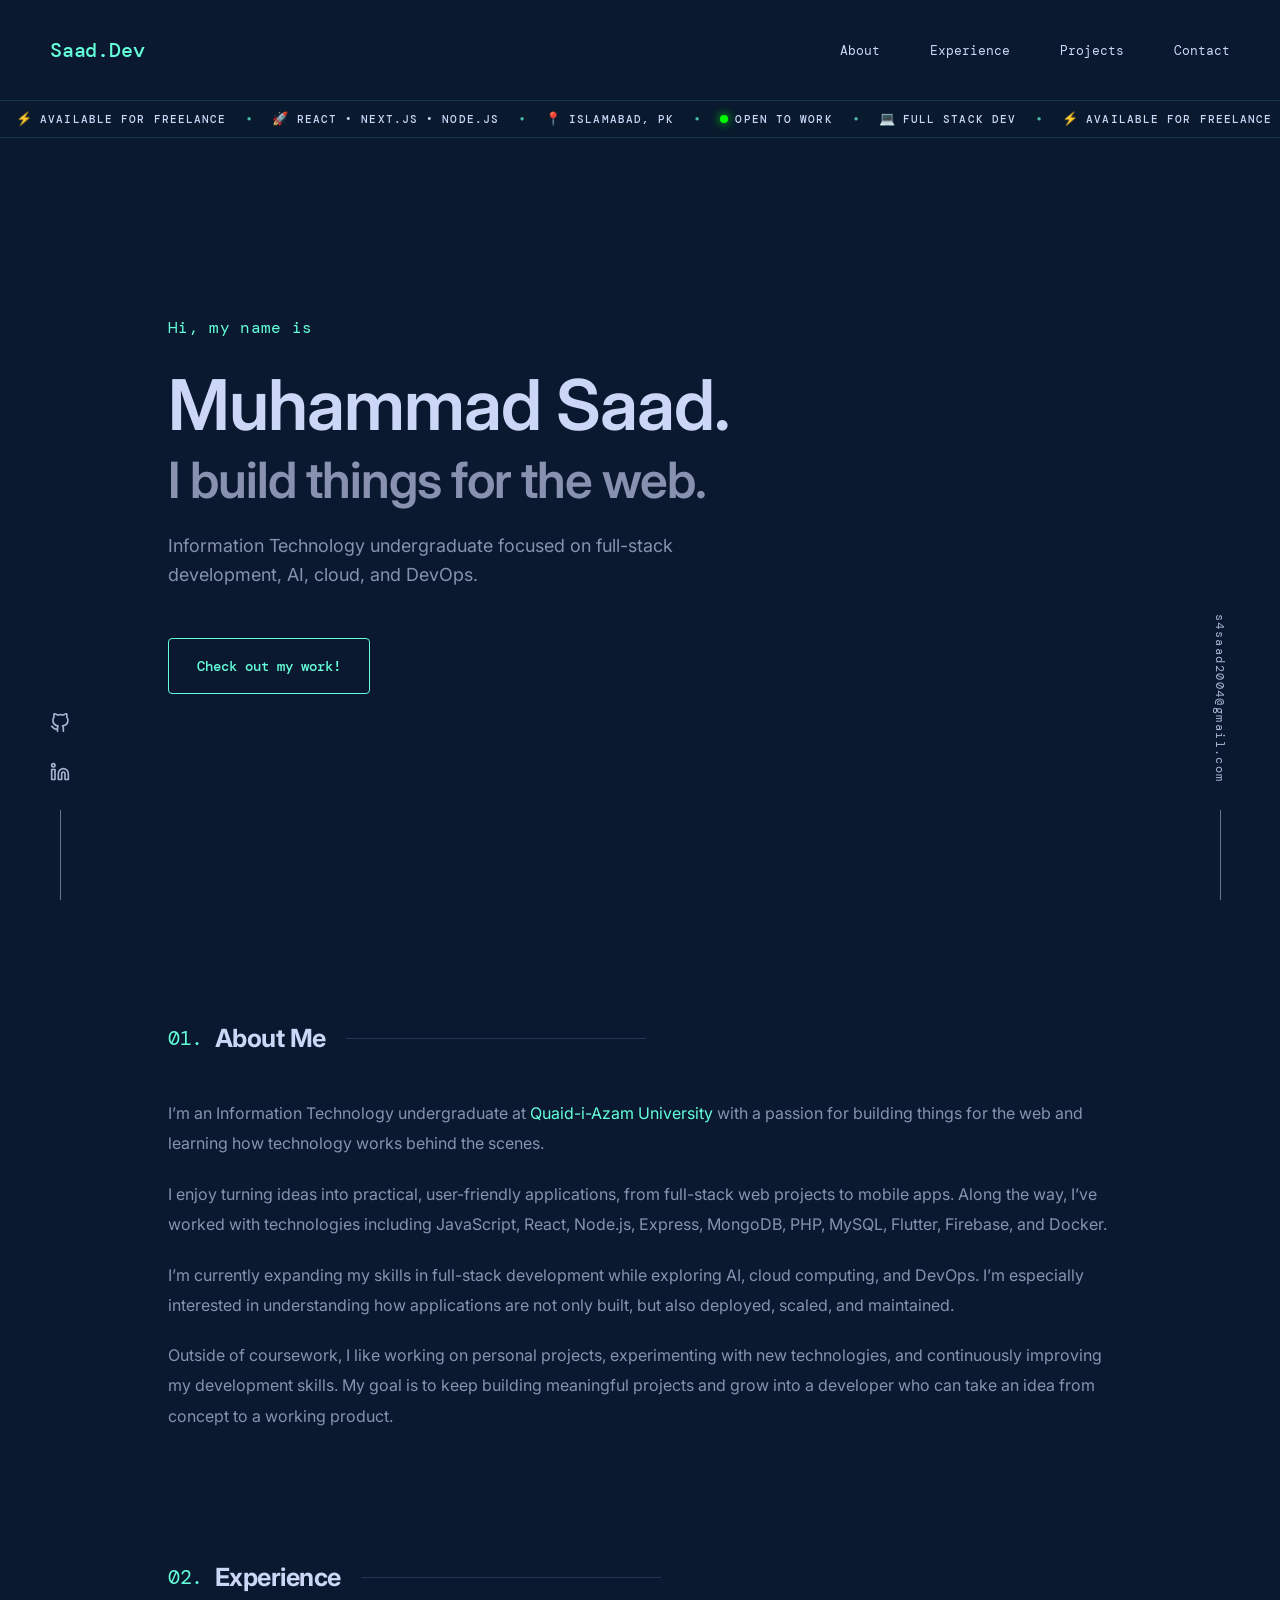
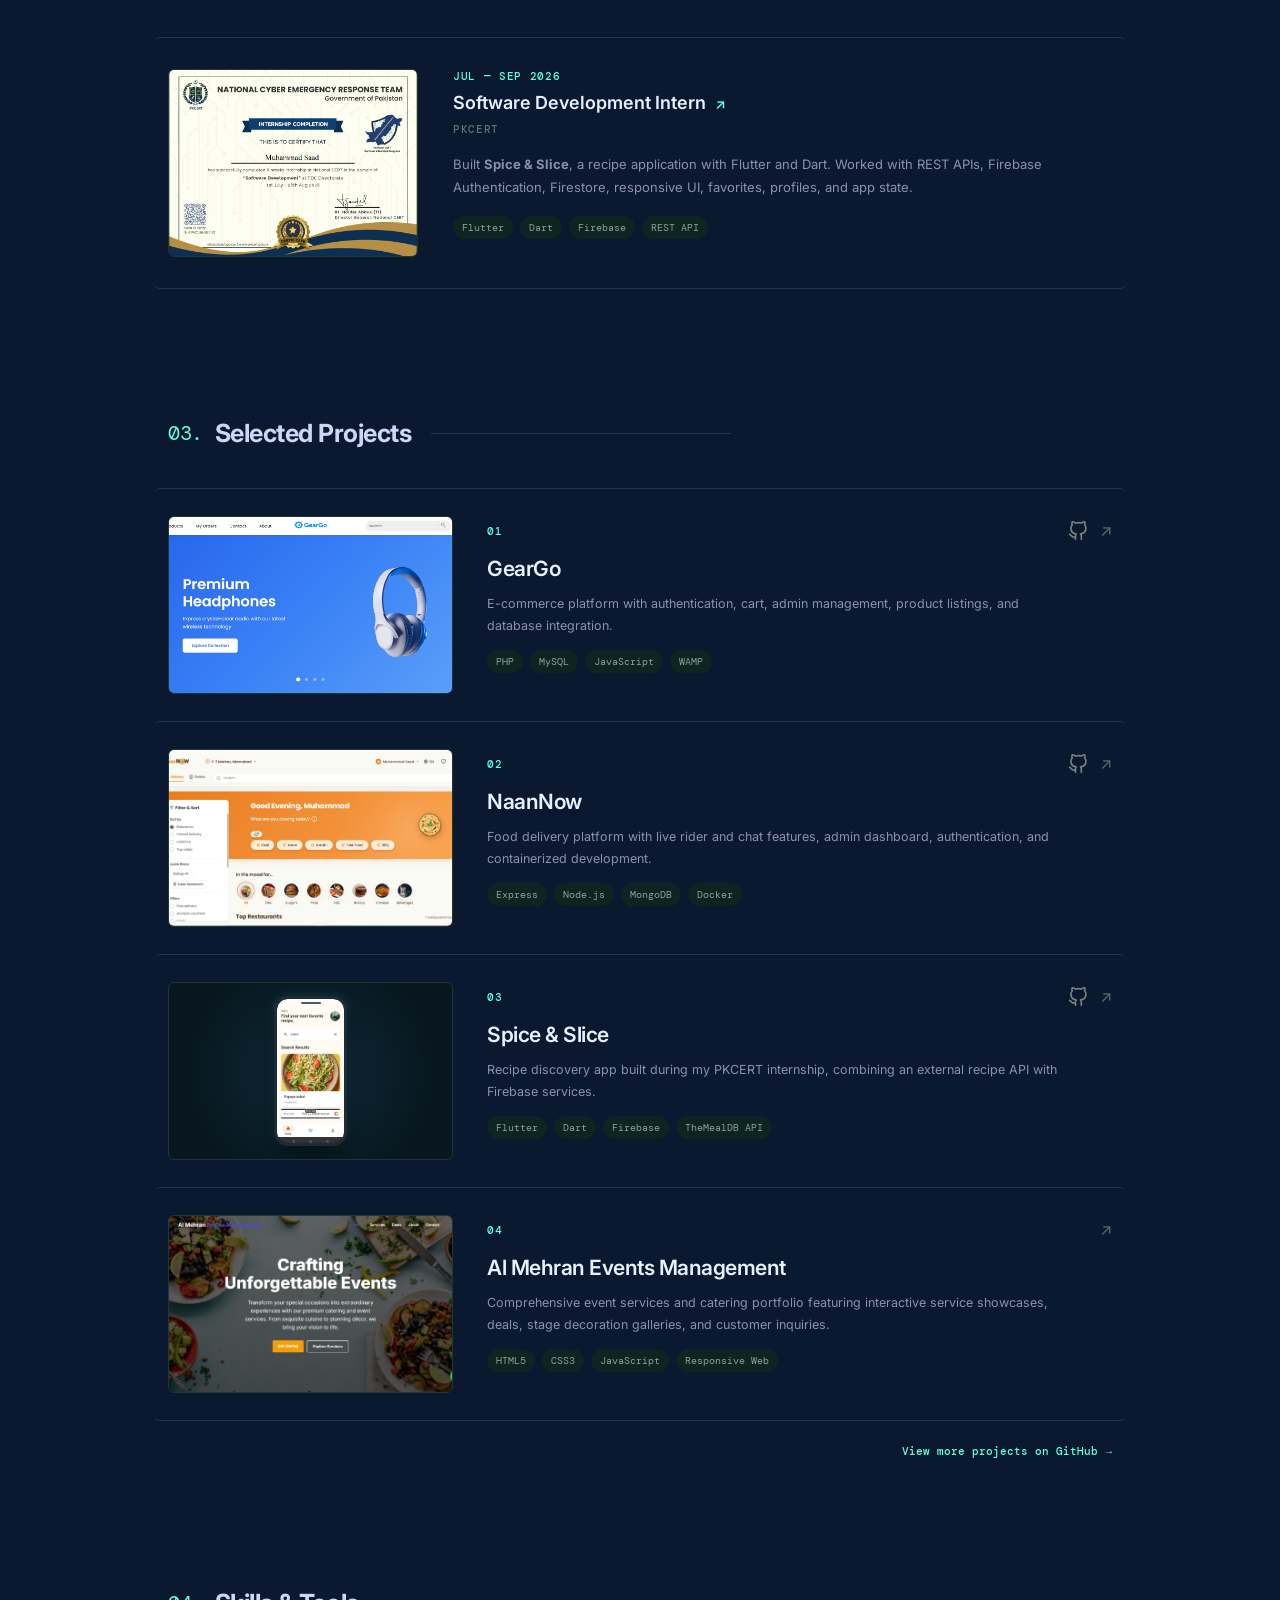
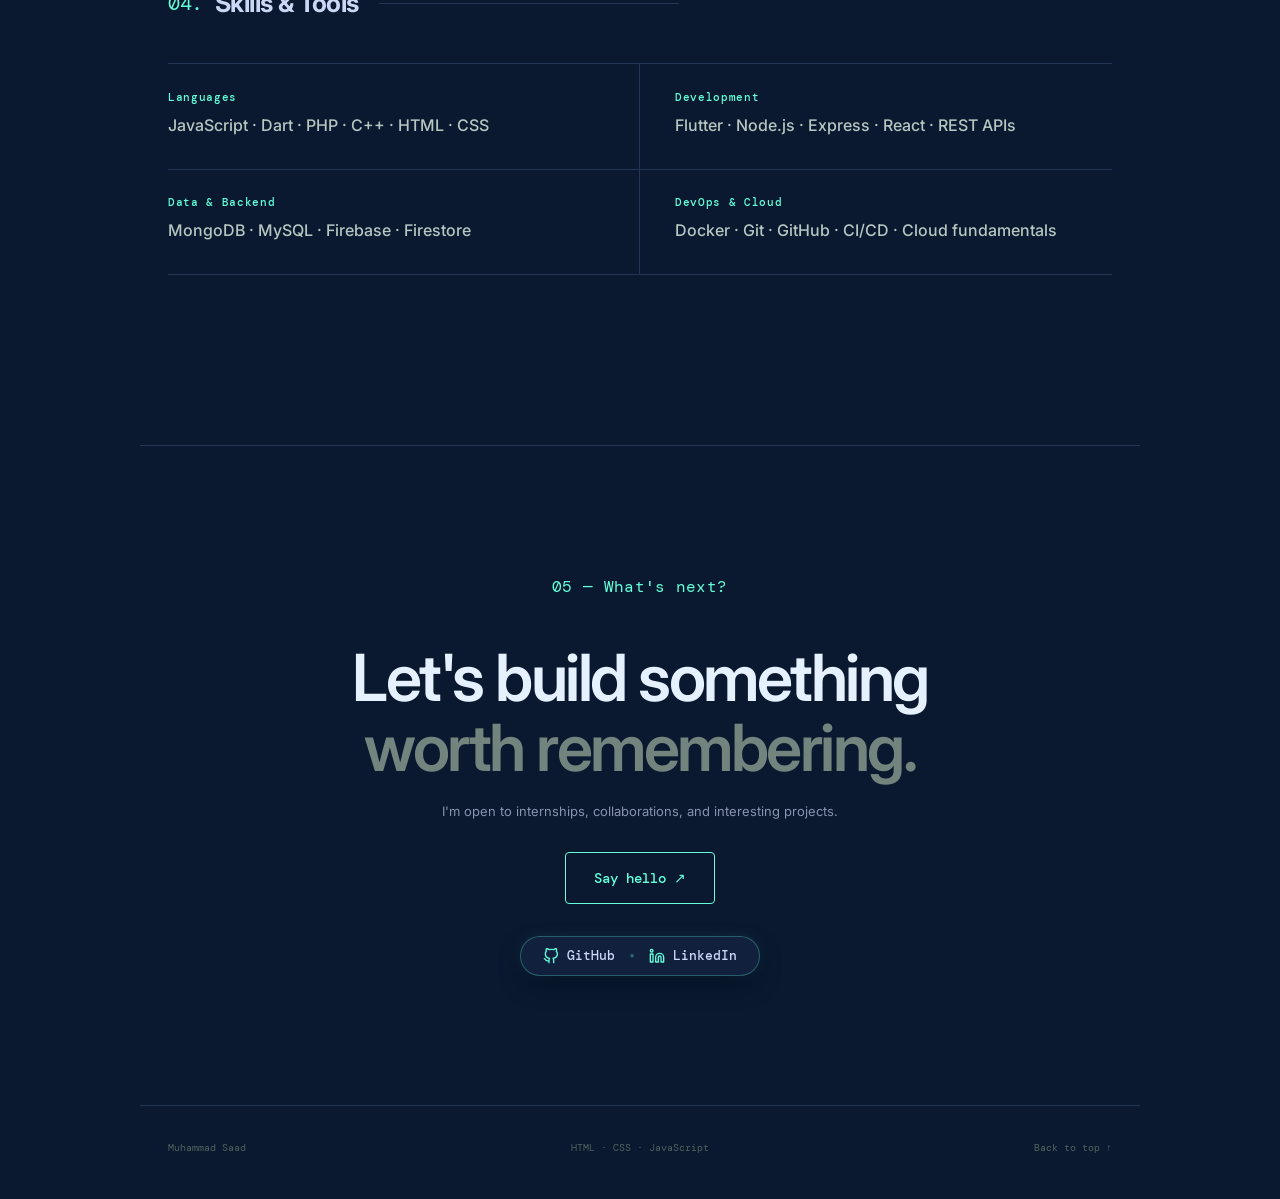
<file: index.html>
<!DOCTYPE html>
<html lang="en">

<head>
  <meta charset="UTF-8">
  <meta name="viewport" content="width=device-width, initial-scale=1.0">
  <meta name="theme-color" content="#0a192f">
  <meta name="description" content="Muhammad Saad Khan — IT undergraduate, developer, and DevOps enthusiast.">
  <meta name="google-site-verification" content="8fLpjSR4AN0lQS0e6E48rSfPqkl-W3XsHr_b2m8P15k" />
  <title>Muhammad Saad | Developer Portfolio</title>
  <link rel="preconnect" href="https://fonts.googleapis.com">
  <link rel="preconnect" href="https://fonts.gstatic.com" crossorigin>
  <link
    href="https://fonts.googleapis.com/css2?family=DM+Mono:wght@400;500&family=Inter:wght@400;500;600;700&display=swap"
    rel="stylesheet">
  <link rel="icon" type="image/svg+xml" href="favicon.svg">
  <link rel="stylesheet" href="style.css">
</head>

<body>

  <header class="site-header">
    <a class="logo" href="#top" aria-label="home">Saad.Dev</a>
    <nav id="site-nav">
      <a href="#about">About</a>
      <a href="#experience">Experience</a>
      <a href="#projects">Projects</a>
      <!-- <a href="certifications/index.html">Certificates</a> -->
      <a href="#contact">Contact</a>
    </nav>
    <button class="menu-toggle" id="menu-toggle" aria-label="Toggle navigation menu" aria-expanded="false"
      aria-controls="site-nav">
      <span class="hamburger-bar"></span>
      <span class="hamburger-bar"></span>
      <span class="hamburger-bar"></span>
    </button>
  </header>

  <div class="side-left">
    <ul class="social-list">
      <li><a href="https://github.com/SaadLabs" target="_blank" rel="noreferrer" aria-label="GitHub"><svg
            xmlns="http://www.w3.org/2000/svg" viewBox="0 0 24 24" fill="none" stroke="currentColor" stroke-width="2"
            stroke-linecap="round" stroke-linejoin="round">
            <path
              d="M9 19c-5 1.5-5-2.5-7-3m14 6v-3.87a3.37 3.37 0 0 0-.94-2.61c3.14-.35 6.44-1.54 6.44-7A5.44 5.44 0 0 0 20 4.77 5.07 5.07 0 0 0 19.91 1S18.73.65 16 2.48a13.38 13.38 0 0 0-7 0C6.27.65 5.09 1 5.09 1A5.07 5.07 0 0 0 5 4.77a5.44 5.44 0 0 0-1.5 3.78c0 5.42 3.3 6.61 6.44 7A3.37 3.37 0 0 0 9 18.13V22">
            </path>
          </svg></a></li>
      <!-- <li><a href="https://instagram.com/" target="_blank" rel="noreferrer" aria-label="Instagram"><svg
            xmlns="http://www.w3.org/2000/svg" viewBox="0 0 24 24" fill="none" stroke="currentColor" stroke-width="2"
            stroke-linecap="round" stroke-linejoin="round">
            <rect x="2" y="2" width="20" height="20" rx="5" ry="5"></rect>
            <path d="M16 11.37A4 4 0 1 1 12.63 8 4 4 0 0 1 16 11.37z"></path>
            <line x1="17.5" y1="6.5" x2="17.51" y2="6.5"></line>
          </svg></a></li> -->
      <!-- <li><a href="https://twitter.com/" target="_blank" rel="noreferrer" aria-label="Twitter"><svg
            xmlns="http://www.w3.org/2000/svg" viewBox="0 0 24 24" fill="none" stroke="currentColor" stroke-width="2"
            stroke-linecap="round" stroke-linejoin="round">
            <path
              d="M23 3a10.9 10.9 0 0 1-3.14 1.53 4.48 4.48 0 0 0-7.86 3v1A10.66 10.66 0 0 1 3 4s-4 9 5 13a11.64 11.64 0 0 1-7 2c9 5 20 0 20-11.5a4.5 4.5 0 0 0-.08-.83A7.72 7.72 0 0 0 23 3z">
            </path>
          </svg></a></li> -->
      <li><a href="https://www.linkedin.com/in/muhammad-saad2004/" target="_blank" rel="noreferrer"
          aria-label="LinkedIn"><svg xmlns="http://www.w3.org/2000/svg" viewBox="0 0 24 24" fill="none"
            stroke="currentColor" stroke-width="2" stroke-linecap="round" stroke-linejoin="round">
            <path d="M16 8a6 6 0 0 1 6 6v7h-4v-7a2 2 0 0 0-2-2 2 2 0 0 0-2 2v7h-4v-7a6 6 0 0 1 6-6z"></path>
            <rect x="2" y="9" width="4" height="12"></rect>
            <circle cx="4" cy="4" r="2"></circle>
          </svg></a></li>
      <!-- <li><a href="https://codepen.io/" target="_blank" rel="noreferrer" aria-label="CodePen"><svg
            xmlns="http://www.w3.org/2000/svg" viewBox="0 0 24 24" fill="none" stroke="currentColor" stroke-width="2"
            stroke-linecap="round" stroke-linejoin="round">
            <polygon points="12 2 22 8.5 22 15.5 12 22 2 15.5 2 8.5 12 2"></polygon>
            <line x1="12" y1="22" x2="12" y2="15.5"></line>
            <polyline points="22 8.5 12 15.5 2 8.5"></polyline>
            <polyline points="2 15.5 12 8.5 22 15.5"></polyline>
            <line x1="12" y1="2" x2="12" y2="8.5"></line>
          </svg></a></li> -->
    </ul>
    <div class="side-line"></div>
  </div>

  <div class="side-right">
    <div class="email-wrapper">
      <a href="mailto:s4saad2004@gmail.com">s4saad2004@gmail.com</a>
    </div>
    <div class="side-line"></div>
  </div>

  <main id="top">
    <div class="home-ticker" aria-label="Status ticker">
      <div class="ticker-track">
        <div class="ticker-content">
          <span class="ticker-item"><span class="ticker-icon">⚡</span> AVAILABLE FOR FREELANCE</span>
          <span class="ticker-bullet">•</span>
          <span class="ticker-item"><span class="ticker-icon">🚀</span> REACT • NEXT.JS • NODE.JS</span>
          <span class="ticker-bullet">•</span>
          <span class="ticker-item"><span class="ticker-icon">📍</span> ISLAMABAD, PK</span>
          <span class="ticker-bullet">•</span>
          <span class="ticker-item"><span class="ticker-status-dot"></span> OPEN TO WORK</span>
          <span class="ticker-bullet">•</span>
          <span class="ticker-item"><span class="ticker-icon">💻</span> FULL STACK DEV</span>
          <span class="ticker-bullet">•</span>
        </div>
        <div class="ticker-content" aria-hidden="true">
          <span class="ticker-item"><span class="ticker-icon">⚡</span> AVAILABLE FOR FREELANCE</span>
          <span class="ticker-bullet">•</span>
          <span class="ticker-item"><span class="ticker-icon">🚀</span> REACT • NEXT.JS • NODE.JS</span>
          <span class="ticker-bullet">•</span>
          <span class="ticker-item"><span class="ticker-icon">📍</span> ISLAMABAD, PK</span>
          <span class="ticker-bullet">•</span>
          <span class="ticker-item"><span class="ticker-status-dot"></span> OPEN TO WORK</span>
          <span class="ticker-bullet">•</span>
          <span class="ticker-item"><span class="ticker-icon">💻</span> FULL STACK DEV</span>
          <span class="ticker-bullet">•</span>
        </div>
      </div>
    </div>

    <section class="hero">
      <p class="eyebrow">Hi, my name is</p>
      <h1 class="hero-title">Muhammad Saad.</h1>
      <h2 class="hero-subtitle">I build things for the web.</h2>
      <p class="hero-copy">
        Information Technology undergraduate focused on full-stack development, AI, cloud, and DevOps.
      </p>
      <div class="hero-actions">
        <a class="hero-btn" href="#projects">Check out my work!</a>
      </div>
    </section>

    <section id="about" class="section about">
      <div class="section-label"><span>01.</span> About Me</div>
      <div class="about-grid">
        <div class="about-copy">
          <p>
            I’m an Information Technology undergraduate at <a href="https://qau.edu.pk/" class="highlight-link"
              target="_blank">Quaid-i-Azam University</a> with a passion for building things
            for the web and learning how technology works behind the scenes.
          </p>
          <p>I enjoy turning ideas into practical, user-friendly applications, from full-stack web projects to mobile
            apps. Along the way, I’ve worked with technologies including JavaScript, React, Node.js, Express, MongoDB,
            PHP, MySQL, Flutter, Firebase, and Docker.</p>
          <p>I’m currently expanding my skills in full-stack development while exploring AI, cloud computing, and
            DevOps. I’m especially interested in understanding how applications are not only built, but also deployed,
            scaled, and maintained.</p>
          <p>Outside of coursework, I like working on personal projects, experimenting with new technologies, and
            continuously improving my development skills. My goal is to keep building meaningful projects and grow into
            a developer who can take an idea from concept to a working product.</p>
        </div>
      </div>
    </section>

    <section id="experience" class="section">
      <div class="section-label"><span>02.</span> Experience</div>

      <a class="experience-row" href="experience/index.html" title="Click to view full certificate and details">
        <div class="experience-cert" title="Certificate Preview">
          <img src="pkcert.png" alt="PKCERT Internship Certificate" class="cert-img img-loading" loading="lazy">
          <div class="cert-placeholder">
            <svg viewBox="0 0 24 24" width="34" height="34" fill="none" stroke="currentColor" stroke-width="1.5"
              stroke-linecap="round" stroke-linejoin="round">
              <rect x="3" y="3" width="18" height="14" rx="2"></rect>
              <circle cx="12" cy="9" r="2.5"></circle>
              <path d="M10.5 11.5L9 15.5L12 14L15 15.5L13.5 11.5"></path>
            </svg>
            <span>Certificate</span>
            <small>Credential Preview</small>
          </div>
        </div>
        <div class="experience-main">
          <div class="date">JUL — SEP 2026</div>
          <h3>Software Development Intern <span>↗</span></h3>
          <p class="company">PKCERT</p>
          <p>
            Built <strong>Spice & Slice</strong>, a recipe application with Flutter and Dart.
            Worked with REST APIs, Firebase Authentication, Firestore, responsive UI,
            favorites, profiles, and app state.
          </p>
          <div class="tags">
            <span>Flutter</span><span>Dart</span><span>Firebase</span><span>REST API</span>
          </div>
        </div>
      </a>
    </section>

    <section id="projects" class="section projects">
      <div class="section-label"><span>03.</span> Selected Projects</div>

      <a class="project-row" href="projects/geargo.html" title="Click to view GearGo details and preview">
        <div class="project-image" title="GearGo Preview">
          <img src="geargo.png" alt="GearGo Preview" class="project-img img-loading" loading="lazy">
          <div class="project-placeholder">
            <svg viewBox="0 0 24 24" width="32" height="32" fill="none" stroke="currentColor" stroke-width="1.5"
              stroke-linecap="round" stroke-linejoin="round">
              <rect x="3" y="3" width="18" height="18" rx="2"></rect>
              <circle cx="8.5" cy="8.5" r="1.5"></circle>
              <polyline points="21 15 16 10 5 21"></polyline>
            </svg>
            <span>GearGo</span>
            <small>Web Platform</small>
          </div>
        </div>
        <div class="project-info">
          <div class="project-top">
            <span class="project-number">01</span>
            <div class="project-links">
              <span class="project-icon-link" title="GitHub Repository" aria-label="GearGo GitHub Repository"
                role="button" tabindex="0"
                onclick="event.preventDefault(); event.stopPropagation(); window.open('https://github.com/SaadLabs/GearGo', '_blank');">
                <svg viewBox="0 0 24 24" width="20" height="20" fill="none" stroke="currentColor" stroke-width="2"
                  stroke-linecap="round" stroke-linejoin="round">
                  <path
                    d="M9 19c-5 1.5-5-2.5-7-3m14 6v-3.87a3.37 3.37 0 0 0-.94-2.61c3.14-.35 6.44-1.54 6.44-7A5.44 5.44 0 0 0 20 4.77 5.07 5.07 0 0 0 19.91 1S18.73.65 16 2.48a13.38 13.38 0 0 0-7 0C6.27.65 5.09 1 5.09 1A5.07 5.07 0 0 0 5 4.77a5.44 5.44 0 0 0-1.5 3.78c0 5.42 3.3 6.61 6.44 7A3.37 3.37 0 0 0 9 18.13V22">
                  </path>
                </svg>
              </span>
              <span class="project-icon-link" title="View Project Details" aria-label="View Project Details">
                <span class="arrow">↗</span>
              </span>
            </div>
          </div>
          <h3>GearGo</h3>
          <p>E-commerce platform with authentication, cart, admin management, product listings, and database
            integration.</p>
          <div class="tags"><span>PHP</span><span>MySQL</span><span>JavaScript</span><span>WAMP</span></div>
        </div>
      </a>

      <a class="project-row" href="projects/naannow.html" title="Click to view NaanNow details and preview">
        <div class="project-image" title="NaanNow Preview">
          <img src="NaanNow.png" alt="NaanNow Preview" class="project-img img-loading" loading="lazy">
          <div class="project-placeholder">
            <svg viewBox="0 0 24 24" width="32" height="32" fill="none" stroke="currentColor" stroke-width="1.5"
              stroke-linecap="round" stroke-linejoin="round">
              <rect x="3" y="3" width="18" height="18" rx="2"></rect>
              <circle cx="8.5" cy="8.5" r="1.5"></circle>
              <polyline points="21 15 16 10 5 21"></polyline>
            </svg>
            <span>NaanNow</span>
          </div>
        </div>
        <div class="project-info">
          <div class="project-top">
            <span class="project-number">02</span>
            <div class="project-links">
              <span class="project-icon-link" title="GitHub Repository" aria-label="NaanNow GitHub Repository"
                role="button" tabindex="0"
                onclick="event.preventDefault(); event.stopPropagation(); window.open('https://github.com/Khizar515/NaanNow', '_blank');">
                <svg viewBox="0 0 24 24" width="20" height="20" fill="none" stroke="currentColor" stroke-width="2"
                  stroke-linecap="round" stroke-linejoin="round">
                  <path
                    d="M9 19c-5 1.5-5-2.5-7-3m14 6v-3.87a3.37 3.37 0 0 0-.94-2.61c3.14-.35 6.44-1.54 6.44-7A5.44 5.44 0 0 0 20 4.77 5.07 5.07 0 0 0 19.91 1S18.73.65 16 2.48a13.38 13.38 0 0 0-7 0C6.27.65 5.09 1 5.09 1A5.07 5.07 0 0 0 5 4.77a5.44 5.44 0 0 0-1.5 3.78c0 5.42 3.3 6.61 6.44 7A3.37 3.37 0 0 0 9 18.13V22">
                  </path>
                </svg>
              </span>
              <span class="project-icon-link" title="View Project Details" aria-label="View Project Details">
                <span class="arrow">↗</span>
              </span>
            </div>
          </div>
          <h3>NaanNow</h3>
          <p>Food delivery platform with live rider and chat features, admin dashboard, authentication, and
            containerized development.</p>
          <div class="tags"><span>Express</span><span>Node.js</span><span>MongoDB</span><span>Docker</span></div>
        </div>
      </a>

      <a class="project-row" href="projects/spice-slice.html" title="Click to view Spice & Slice details and preview">
        <div class="project-image project-image-mobile" title="Spice & Slice Preview">
          <div class="mini-phone-frame">
            <div class="mini-phone-pill"></div>
            <img src="spice&slice.jpeg" alt="Spice & Slice Preview" class="project-img mobile-thumb img-loading"
              loading="lazy"
              onerror="if(!this.dataset.triedBackup){ this.dataset.triedBackup='true'; this.src='spice.png'; }">
            <div class="project-placeholder">
              <svg viewBox="0 0 24 24" width="26" height="26" fill="none" stroke="currentColor" stroke-width="1.5"
                stroke-linecap="round" stroke-linejoin="round">
                <rect x="5" y="2" width="14" height="20" rx="3"></rect>
                <line x1="12" y1="18" x2="12" y2="18.01" stroke-width="2.5" stroke-linecap="round"></line>
              </svg>
              <span>Spice &amp; Slice</span>
              <small>Mobile App</small>
            </div>
          </div>
        </div>
        <div class="project-info">
          <div class="project-top">
            <span class="project-number">03</span>
            <div class="project-links">
              <span class="project-icon-link" title="GitHub Repository" aria-label="Spice & Slice GitHub Repository"
                role="button" tabindex="0"
                onclick="event.preventDefault(); event.stopPropagation(); window.open('https://github.com/SaadLabs/Spice-Slice-recipe-app', '_blank');">
                <svg viewBox="0 0 24 24" width="20" height="20" fill="none" stroke="currentColor" stroke-width="2"
                  stroke-linecap="round" stroke-linejoin="round">
                  <path
                    d="M9 19c-5 1.5-5-2.5-7-3m14 6v-3.87a3.37 3.37 0 0 0-.94-2.61c3.14-.35 6.44-1.54 6.44-7A5.44 5.44 0 0 0 20 4.77 5.07 5.07 0 0 0 19.91 1S18.73.65 16 2.48a13.38 13.38 0 0 0-7 0C6.27.65 5.09 1 5.09 1A5.07 5.07 0 0 0 5 4.77a5.44 5.44 0 0 0-1.5 3.78c0 5.42 3.3 6.61 6.44 7A3.37 3.37 0 0 0 9 18.13V22">
                  </path>
                </svg>
              </span>
              <span class="project-icon-link" title="View Project Details" aria-label="View Project Details">
                <span class="arrow">↗</span>
              </span>
            </div>
          </div>
          <h3>Spice & Slice</h3>
          <p>Recipe discovery app built during my PKCERT internship, combining an external recipe API with Firebase
            services.</p>
          <div class="tags"><span>Flutter</span><span>Dart</span><span>Firebase</span><span>TheMealDB API</span></div>
        </div>
      </a>

      <!-- <a class="project-row" href="projects/binary-tree.html"
        title="Click to view Binary Tree Visualizer details and preview">
        <div class="project-image" title="Binary Tree Visualizer Preview">
          <img src="" alt="Binary Tree Visualizer Preview" class="project-img" style="display:none;"
            onload="this.style.display='block'; if(this.nextElementSibling) this.nextElementSibling.style.display='none';"
            onerror="this.style.display='none'; if(this.nextElementSibling) this.nextElementSibling.style.display='flex';">
          <div class="project-placeholder">
            <svg viewBox="0 0 24 24" width="32" height="32" fill="none" stroke="currentColor" stroke-width="1.5"
              stroke-linecap="round" stroke-linejoin="round">
              <rect x="3" y="3" width="18" height="18" rx="2"></rect>
              <circle cx="8.5" cy="8.5" r="1.5"></circle>
              <polyline points="21 15 16 10 5 21"></polyline>
            </svg>
            <span>Binary Tree</span>
            <small>Insert image src here</small>
          </div>
        </div>
        <div class="project-info">
          <div class="project-top">
            <span class="project-number">04</span>
            <div class="project-links">
              <span class="project-icon-link" title="GitHub Repository"
                aria-label="Binary Tree Visualizer GitHub Repository" role="button" tabindex="0"
                onclick="event.preventDefault(); event.stopPropagation(); window.open('https://github.com/SaadLabs/Binary-Tree-Visualizer', '_blank');">
                <svg viewBox="0 0 24 24" width="20" height="20" fill="none" stroke="currentColor" stroke-width="2"
                  stroke-linecap="round" stroke-linejoin="round">
                  <path
                    d="M9 19c-5 1.5-5-2.5-7-3m14 6v-3.87a3.37 3.37 0 0 0-.94-2.61c3.14-.35 6.44-1.54 6.44-7A5.44 5.44 0 0 0 20 4.77 5.07 5.07 0 0 0 19.91 1S18.73.65 16 2.48a13.38 13.38 0 0 0-7 0C6.27.65 5.09 1 5.09 1A5.07 5.07 0 0 0 5 4.77a5.44 5.44 0 0 0-1.5 3.78c0 5.42 3.3 6.61 6.44 7A3.37 3.37 0 0 0 9 18.13V22">
                  </path>
                </svg>
              </span>
              <span class="project-icon-link" title="View Project Details" aria-label="View Project Details">
                <span class="arrow">↗</span>
              </span>
            </div>
          </div>
          <h3>Binary Tree Visualizer</h3>
          <p>Interactive JavaScript/C++ project focused on understanding tree structures and visualizing operations.</p>
          <div class="tags"><span>C++</span><span>Data Structures</span><span>Algorithms</span></div>
        </div>
      </a> -->

      <a class="project-row" href="https://almehranevents.com/" target="_blank" rel="noreferrer"
        title="Click to view Al Mehran Events Management website">
        <div class="project-image" title="Al Mehran Events Management Preview">
          <img src="almehran.png" alt="Al Mehran Events Management Preview" class="project-img img-loading"
            loading="lazy">
          <div class="project-placeholder">
            <svg viewBox="0 0 24 24" width="32" height="32" fill="none" stroke="currentColor" stroke-width="1.5"
              stroke-linecap="round" stroke-linejoin="round">
              <rect x="3" y="3" width="18" height="18" rx="2"></rect>
              <circle cx="8.5" cy="8.5" r="1.5"></circle>
              <polyline points="21 15 16 10 5 21"></polyline>
            </svg>
            <span>Al Mehran</span>
            <small>Events Management</small>
          </div>
        </div>
        <div class="project-info">
          <div class="project-top">
            <span class="project-number">04</span>
            <div class="project-links">
              <span class="project-icon-link" title="Visit Live Website"
                aria-label="Visit Al Mehran Events Management Live Website">
                <span class="arrow">↗</span>
              </span>
            </div>
          </div>
          <h3>Al Mehran Events Management</h3>
          <p>Comprehensive event services and catering portfolio featuring interactive service showcases, deals, stage
            decoration galleries, and customer inquiries.</p>
          <div class="tags"><span>HTML5</span><span>CSS3</span><span>JavaScript</span><span>Responsive Web</span></div>
        </div>
      </a>

      <div class="archive-link">
        <a href="https://github.com/SaadLabs" target="_blank" rel="noreferrer">View more projects on GitHub →</a>
      </div>
    </section>

    <section id="skills" class="section skills-section">
      <div class="section-label"><span>04.</span> Skills & Tools</div>
      <div class="skills-grid">
        <div class="skill-group">
          <p class="skill-title">Languages</p>
          <h3>JavaScript · Dart · PHP · C++ · HTML · CSS</h3>
        </div>
        <div class="skill-group">
          <p class="skill-title">Development</p>
          <h3>Flutter · Node.js · Express · React · REST APIs</h3>
        </div>
        <div class="skill-group">
          <p class="skill-title">Data & Backend</p>
          <h3>MongoDB · MySQL · Firebase · Firestore</h3>
        </div>
        <div class="skill-group">
          <p class="skill-title">DevOps & Cloud</p>
          <h3>Docker · Git · GitHub · CI/CD · Cloud fundamentals</h3>
        </div>
      </div>
    </section>

    <!-- <section class="section education" id="certifications">
      <div class="section-label"><span>05.</span> Certifications</div>

      <a class="cert-compact-card" href="certifications/index.html" title="Click to view full certificate">
        <div class="cert-compact-thumb" title="Certificate Preview">
          <img src="meta-cert.png" alt="Meta Certificate Preview" class="cert-img" style="display:none;"
            onload="this.style.display='block'; if(this.nextElementSibling) this.nextElementSibling.style.display='none';"
            onerror="this.style.display='none'; if(this.nextElementSibling) this.nextElementSibling.style.display='flex';">
          <div class="cert-placeholder-compact">
            <svg viewBox="0 0 24 24" width="34" height="34" fill="#0081FB" class="meta-logo-svg" role="img"
              aria-label="Meta">
              <path
                d="M6.915 4.03c-1.968 0-3.683 1.28-4.871 3.113C.704 9.208 0 11.883 0 14.449c0 .706.07 1.369.21 1.973a6.624 6.624 0 0 0 .265.86 5.297 5.297 0 0 0 .371.761c.696 1.159 1.818 1.927 3.593 1.927 1.497 0 2.633-.671 3.965-2.444.76-1.012 1.144-1.626 2.663-4.32l.756-1.339.186-.325c.061.1.121.196.183.3l2.152 3.595c.724 1.21 1.665 2.556 2.47 3.314 1.046.987 1.992 1.22 3.06 1.22 1.075 0 1.876-.355 2.455-.843a3.743 3.743 0 0 0 .81-.973c.542-.939.861-2.127.861-3.745 0-2.72-.681-5.357-2.084-7.45-1.282-1.912-2.957-2.93-4.716-2.93-1.047 0-2.088.467-3.053 1.308-.652.57-1.257 1.29-1.82 2.05-.69-.875-1.335-1.547-1.958-2.056-1.182-.966-2.315-1.303-3.454-1.303zm10.16 2.053c1.147 0 2.188.758 2.992 1.999 1.132 1.748 1.647 4.195 1.647 6.4 0 1.548-.368 2.9-1.839 2.9-.58 0-1.027-.23-1.664-1.004-.496-.601-1.343-1.878-2.832-4.358l-.617-1.028a44.908 44.908 0 0 0-1.255-1.98c.07-.109.141-.224.211-.327 1.12-1.667 2.118-2.602 3.358-2.602zm-10.201.553c1.265 0 2.058.791 2.675 1.446.307.327.737.871 1.234 1.579l-1.02 1.566c-.757 1.163-1.882 3.017-2.837 4.338-1.191 1.649-1.81 1.817-2.486 1.817-.524 0-1.038-.237-1.383-.794-.263-.426-.464-1.13-.464-2.046 0-2.221.63-4.535 1.66-6.088.454-.687.964-1.226 1.533-1.533a2.264 2.264 0 0 1 1.088-.285z" />
            </svg>
            <span>Meta Cert</span>
          </div>
        </div>
        <div class="cert-compact-info">
          <svg viewBox="0 0 24 24" width="32" height="32" fill="#0081FB" class="meta-brand-icon" role="img"
            aria-label="Meta">
            <path
              d="M6.915 4.03c-1.968 0-3.683 1.28-4.871 3.113C.704 9.208 0 11.883 0 14.449c0 .706.07 1.369.21 1.973a6.624 6.624 0 0 0 .265.86 5.297 5.297 0 0 0 .371.761c.696 1.159 1.818 1.927 3.593 1.927 1.497 0 2.633-.671 3.965-2.444.76-1.012 1.144-1.626 2.663-4.32l.756-1.339.186-.325c.061.1.121.196.183.3l2.152 3.595c.724 1.21 1.665 2.556 2.47 3.314 1.046.987 1.992 1.22 3.06 1.22 1.075 0 1.876-.355 2.455-.843a3.743 3.743 0 0 0 .81-.973c.542-.939.861-2.127.861-3.745 0-2.72-.681-5.357-2.084-7.45-1.282-1.912-2.957-2.93-4.716-2.93-1.047 0-2.088.467-3.053 1.308-.652.57-1.257 1.29-1.82 2.05-.69-.875-1.335-1.547-1.958-2.056-1.182-.966-2.315-1.303-3.454-1.303zm10.16 2.053c1.147 0 2.188.758 2.992 1.999 1.132 1.748 1.647 4.195 1.647 6.4 0 1.548-.368 2.9-1.839 2.9-.58 0-1.027-.23-1.664-1.004-.496-.601-1.343-1.878-2.832-4.358l-.617-1.028a44.908 44.908 0 0 0-1.255-1.98c.07-.109.141-.224.211-.327 1.12-1.667 2.118-2.602 3.358-2.602zm-10.201.553c1.265 0 2.058.791 2.675 1.446.307.327.737.871 1.234 1.579l-1.02 1.566c-.757 1.163-1.882 3.017-2.837 4.338-1.191 1.649-1.81 1.817-2.486 1.817-.524 0-1.038-.237-1.383-.794-.263-.426-.464-1.13-.464-2.046 0-2.221.63-4.535 1.66-6.088.454-.687.964-1.226 1.533-1.533a2.264 2.264 0 0 1 1.088-.285z" />
          </svg>
          <div class="cert-text-group">
            <h3>Meta Full Stack Developer</h3>
            <span class="cert-year">2026</span>
          </div>
        </div>
        <span class="cert-compact-arrow">↗</span>
      </a>
    </section> -->

    <section id="contact" class="contact">
      <p class="eyebrow">05 — What's next?</p>
      <h2>Let's build something<br><em>worth remembering.</em></h2>
      <p>I'm open to internships, collaborations, and interesting projects.</p>
      <a class="primary-btn" href="mailto:s4saad2004@gmail.com">Say hello ↗</a>

      <div class="mobile-social-pill" aria-label="Social profiles">
        <a href="https://github.com/SaadLabs" target="_blank" rel="noreferrer" class="pill-link" aria-label="GitHub">
          <svg viewBox="0 0 24 24" width="16" height="16" fill="none" stroke="currentColor" stroke-width="2"
            stroke-linecap="round" stroke-linejoin="round">
            <path
              d="M9 19c-5 1.5-5-2.5-7-3m14 6v-3.87a3.37 3.37 0 0 0-.94-2.61c3.14-.35 6.44-1.54 6.44-7A5.44 5.44 0 0 0 20 4.77 5.07 5.07 0 0 0 19.91 1S18.73.65 16 2.48a13.38 13.38 0 0 0-7 0C6.27.65 5.09 1 5.09 1A5.07 5.07 0 0 0 5 4.77a5.44 5.44 0 0 0-1.5 3.78c0 5.42 3.3 6.61 6.44 7A3.37 3.37 0 0 0 9 18.13V22">
            </path>
          </svg>
          <span>GitHub</span>
        </a>
        <span class="pill-separator">•</span>
        <a href="https://www.linkedin.com/in/muhammad-saad2004/" target="_blank" rel="noreferrer" class="pill-link"
          aria-label="LinkedIn">
          <svg viewBox="0 0 24 24" width="16" height="16" fill="none" stroke="currentColor" stroke-width="2"
            stroke-linecap="round" stroke-linejoin="round">
            <path d="M16 8a6 6 0 0 1 6 6v7h-4v-7a2 2 0 0 0-2-2 2 2 0 0 0-2 2v7h-4v-7a6 6 0 0 1 6-6z"></path>
            <rect x="2" y="9" width="4" height="12"></rect>
            <circle cx="4" cy="4" r="2"></circle>
          </svg>
          <span>LinkedIn</span>
        </a>
      </div>
    </section>
  </main>

  <footer>
    <span>Muhammad Saad</span>
    <span>HTML · CSS · JavaScript</span>
    <a href="#top">Back to top ↑</a>
  </footer>

  <script src="script.js"></script>
</body>

</html>
</file>
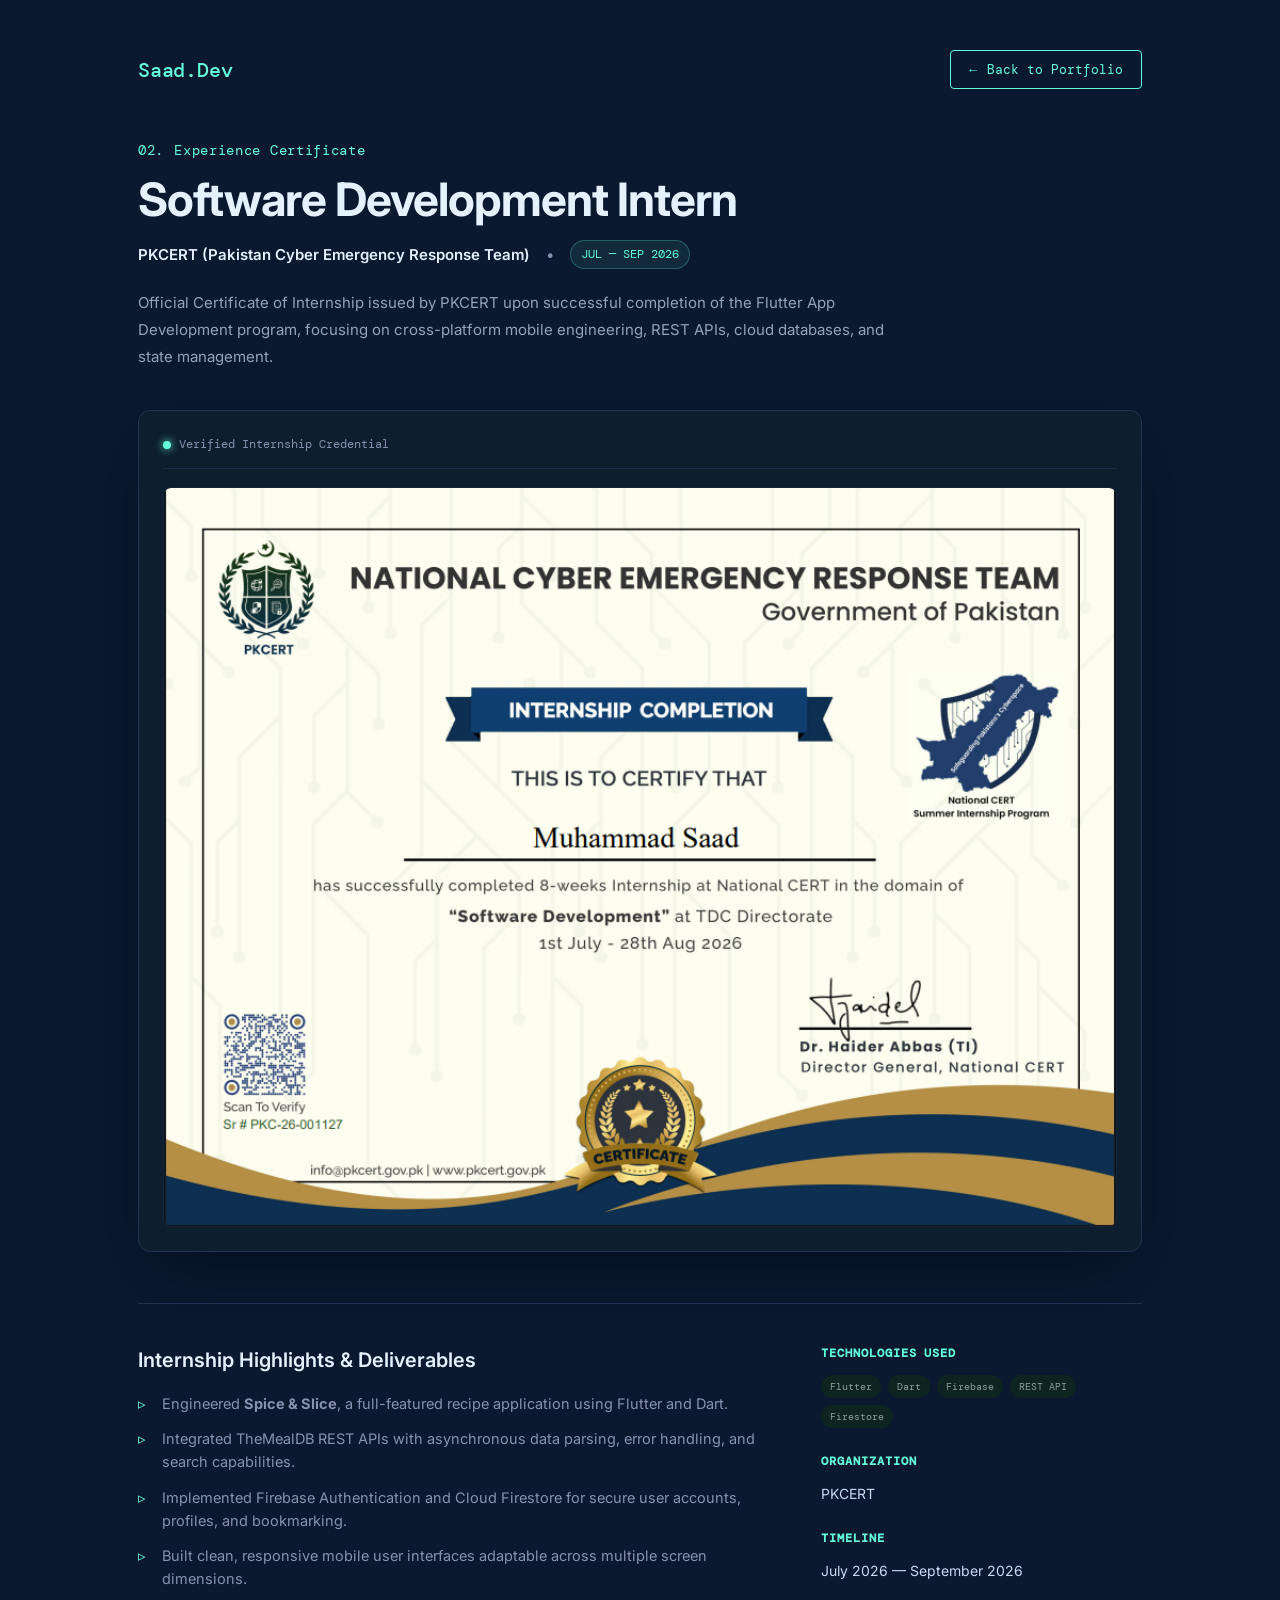
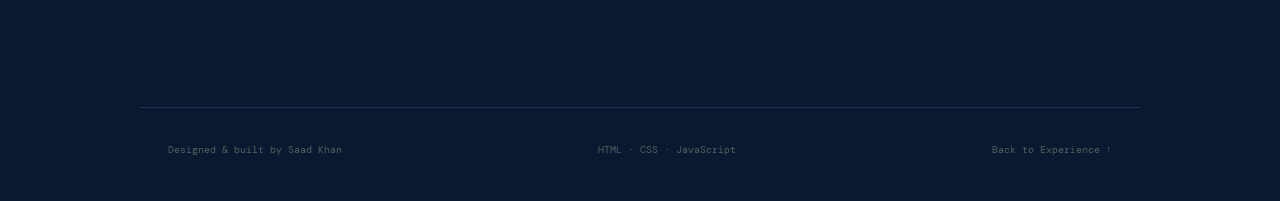
<file: experience/index.html>
<!DOCTYPE html>
<html lang="en">

<head>
  <meta charset="UTF-8">
  <meta name="viewport" content="width=device-width, initial-scale=1.0">
  <meta name="theme-color" content="#0a192f">
  <meta name="description" content="Muhammad Saad — PKCERT Flutter App Development Internship Certificate">
  <title>Experience Certificate — Muhammad Saad</title>
  <link rel="preconnect" href="https://fonts.googleapis.com">
  <link rel="preconnect" href="https://fonts.gstatic.com" crossorigin>
  <link
    href="https://fonts.googleapis.com/css2?family=DM+Mono:wght@400;500&family=Inter:wght@400;500;600;700&display=swap"
    rel="stylesheet">
  <link rel="icon" type="image/svg+xml" href="../favicon.svg">
  <link rel="stylesheet" href="../style.css">
  <style>
    .cert-page {
      max-width: 1060px;
      margin: 0 auto;
      padding: 30px 28px 100px;
    }

    .cert-nav {
      display: flex;
      align-items: center;
      justify-content: space-between;
      padding: 20px 0 50px;
    }

    .back-btn {
      display: inline-flex;
      align-items: center;
      gap: 10px;
      font-family: var(--mono);
      font-size: 13px;
      color: var(--green);
      border: 1px solid var(--green);
      padding: 10px 18px;
      border-radius: 4px;
      transition: all 0.25s ease;
      background: transparent;
      text-decoration: none;
    }

    .back-btn:hover {
      background: rgba(100, 255, 218, 0.1);
      transform: translateX(-4px);
    }

    .cert-header {
      margin-bottom: 35px;
    }

    .cert-eyebrow {
      font-family: var(--mono);
      font-size: 14px;
      color: var(--green);
      margin-bottom: 12px;
      display: flex;
      align-items: center;
      gap: 10px;
      letter-spacing: 0.05em;
    }

    .cert-title {
      font-size: clamp(30px, 5vw, 46px);
      font-weight: 700;
      color: var(--white);
      line-height: 1.15;
      letter-spacing: -1px;
      margin-bottom: 14px;
    }

    .cert-meta {
      display: flex;
      flex-wrap: wrap;
      align-items: center;
      gap: 16px;
      font-size: 15px;
      color: var(--muted);
      margin-bottom: 20px;
    }

    .cert-meta .company-tag {
      color: var(--white);
      font-weight: 600;
    }

    .cert-meta .date-badge {
      font-family: var(--mono);
      font-size: 12px;
      color: var(--green);
      background: rgba(100, 255, 218, 0.08);
      border: 1px solid rgba(100, 255, 218, 0.25);
      padding: 4px 10px;
      border-radius: 20px;
    }

    .cert-description {
      max-width: 780px;
      font-size: 15px;
      line-height: 1.8;
      color: #94a3b8;
    }

    .cert-showcase {
      margin: 40px 0;
      background: #0d1e2e;
      border: 1px solid var(--line);
      border-radius: 12px;
      padding: 24px;
      box-shadow: 0 25px 60px -15px rgba(2, 12, 27, 0.7);
      position: relative;
      transition: border-color 0.3s ease;
    }

    .cert-showcase:hover {
      border-color: rgba(100, 255, 218, 0.4);
    }

    .cert-toolbar {
      display: flex;
      justify-content: space-between;
      align-items: center;
      margin-bottom: 18px;
      padding-bottom: 14px;
      border-bottom: 1px solid rgba(35, 53, 84, 0.7);
      flex-wrap: wrap;
      gap: 12px;
    }

    .cert-toolbar-info {
      font-family: var(--mono);
      font-size: 12px;
      color: var(--muted);
      display: flex;
      align-items: center;
      gap: 8px;
    }

    .cert-toolbar-info span {
      width: 8px;
      height: 8px;
      border-radius: 50%;
      background: var(--green);
      display: inline-block;
      box-shadow: 0 0 8px var(--green);
    }

    .cert-actions {
      display: flex;
      gap: 12px;
    }

    .cert-action-btn {
      display: inline-flex;
      align-items: center;
      gap: 6px;
      font-family: var(--mono);
      font-size: 12px;
      color: #ccd6f6;
      border: 1px solid #233554;
      background: #112240;
      padding: 7px 14px;
      border-radius: 4px;
      transition: all 0.2s ease;
      text-decoration: none;
    }

    .cert-action-btn:hover {
      color: var(--green);
      border-color: var(--green);
      background: rgba(100, 255, 218, 0.08);
      transform: translateY(-1px);
    }

    .cert-image-frame {
      width: 100%;
      background: #081422;
      border-radius: 8px;
      overflow: hidden;
      display: flex;
      justify-content: center;
      align-items: center;
      border: 1px solid rgba(35, 53, 84, 0.5);
      position: relative;
    }

    .cert-full-img {
      width: 100%;
      height: auto;
      max-height: 82vh;
      object-fit: contain;
      display: block;
      border-radius: 6px;
      transition: transform 0.3s ease;
    }

    .cert-image-frame:hover .cert-full-img {
      transform: scale(1.01);
    }

    .cert-details-grid {
      display: grid;
      grid-template-columns: 2fr 1fr;
      gap: 40px;
      margin-top: 50px;
      padding-top: 40px;
      border-top: 1px solid var(--line);
    }

    .cert-details-block h3 {
      font-size: 20px;
      color: var(--white);
      font-weight: 600;
      margin-bottom: 16px;
    }

    .cert-details-block ul {
      list-style: none;
      padding: 0;
      margin: 0;
    }

    .cert-details-block li {
      position: relative;
      padding-left: 24px;
      margin-bottom: 12px;
      color: var(--muted);
      font-size: 14.5px;
      line-height: 1.6;
    }

    .cert-details-block li::before {
      content: "▹";
      position: absolute;
      left: 0;
      color: var(--green);
    }

    .cert-sidebar h4 {
      font-family: var(--mono);
      font-size: 12px;
      color: var(--green);
      text-transform: uppercase;
      letter-spacing: 0.08em;
      margin-bottom: 12px;
    }

    .cert-sidebar-item {
      margin-bottom: 24px;
    }

    .cert-sidebar-item p {
      color: #ccd6f6;
      font-size: 14px;
    }

    .cert-sidebar .tags {
      margin-top: 8px;
    }

    @media (max-width: 768px) {
      .cert-page {
        padding: 20px 18px 80px;
      }

      .cert-details-grid {
        grid-template-columns: 1fr;
        gap: 30px;
      }

      .cert-showcase {
        padding: 16px;
      }
    }
  </style>
</head>

<body>
  <div class="cert-page">
    <nav class="cert-nav">
      <a class="logo" href="../index.html#top" aria-label="home">Saad.Dev</a>
      <a href="../index.html#experience" class="back-btn" onclick="if(window.history.length > 1){ window.history.back(); return false; }">
        <span>←</span> Back to Portfolio
      </a>
    </nav>

    <header class="cert-header">
      <div class="cert-eyebrow">
        <span>02.</span> Experience Certificate
      </div>
      <h1 class="cert-title">Software Development Intern</h1>
      <div class="cert-meta">
        <span class="company-tag">PKCERT (Pakistan Cyber Emergency Response Team)</span>
        <span>•</span>
        <span class="date-badge">JUL — SEP 2026</span>
      </div>
      <p class="cert-description">
        Official Certificate of Internship issued by PKCERT upon successful completion of the Flutter App Development
        program, focusing on cross-platform mobile engineering, REST APIs, cloud databases, and state management.
      </p>
    </header>

    <section class="cert-showcase">
      <div class="cert-toolbar">
        <div class="cert-toolbar-info">
          <span></span> Verified Internship Credential
        </div>
      </div>

      <div class="cert-image-frame">
        <img src="../pkcert.png" alt="PKCERT Certificate of Internship — Muhammad Saad" class="cert-full-img img-loading" loading="lazy">
      </div>
    </section>

    <div class="cert-details-grid">
      <div class="cert-details-block">
        <h3>Internship Highlights & Deliverables</h3>
        <ul>
          <li>
            Engineered <strong>Spice &amp; Slice</strong>, a full-featured recipe application using Flutter and Dart.
          </li>
          <li>
            Integrated TheMealDB REST APIs with asynchronous data parsing, error handling, and search capabilities.
          </li>
          <li>
            Implemented Firebase Authentication and Cloud Firestore for secure user accounts, profiles, and bookmarking.
          </li>
          <li>
            Built clean, responsive mobile user interfaces adaptable across multiple screen dimensions.
          </li>
        </ul>
      </div>

      <aside class="cert-sidebar">
        <div class="cert-sidebar-item">
          <h4>Technologies Used</h4>
          <div class="tags">
            <span>Flutter</span>
            <span>Dart</span>
            <span>Firebase</span>
            <span>REST API</span>
            <span>Firestore</span>
          </div>
        </div>

        <div class="cert-sidebar-item">
          <h4>Organization</h4>
          <p>PKCERT</p>
        </div>

        <div class="cert-sidebar-item">
          <h4>Timeline</h4>
          <p>July 2026 — September 2026</p>
        </div>
      </aside>
    </div>
  </div>

  <footer>
    <span>Designed & built by Saad Khan</span>
    <span>HTML · CSS · JavaScript</span>
    <a href="../#experience">Back to Experience ↑</a>
  </footer>

  <script src="../script.js"></script>
</body>

</html>
</file>
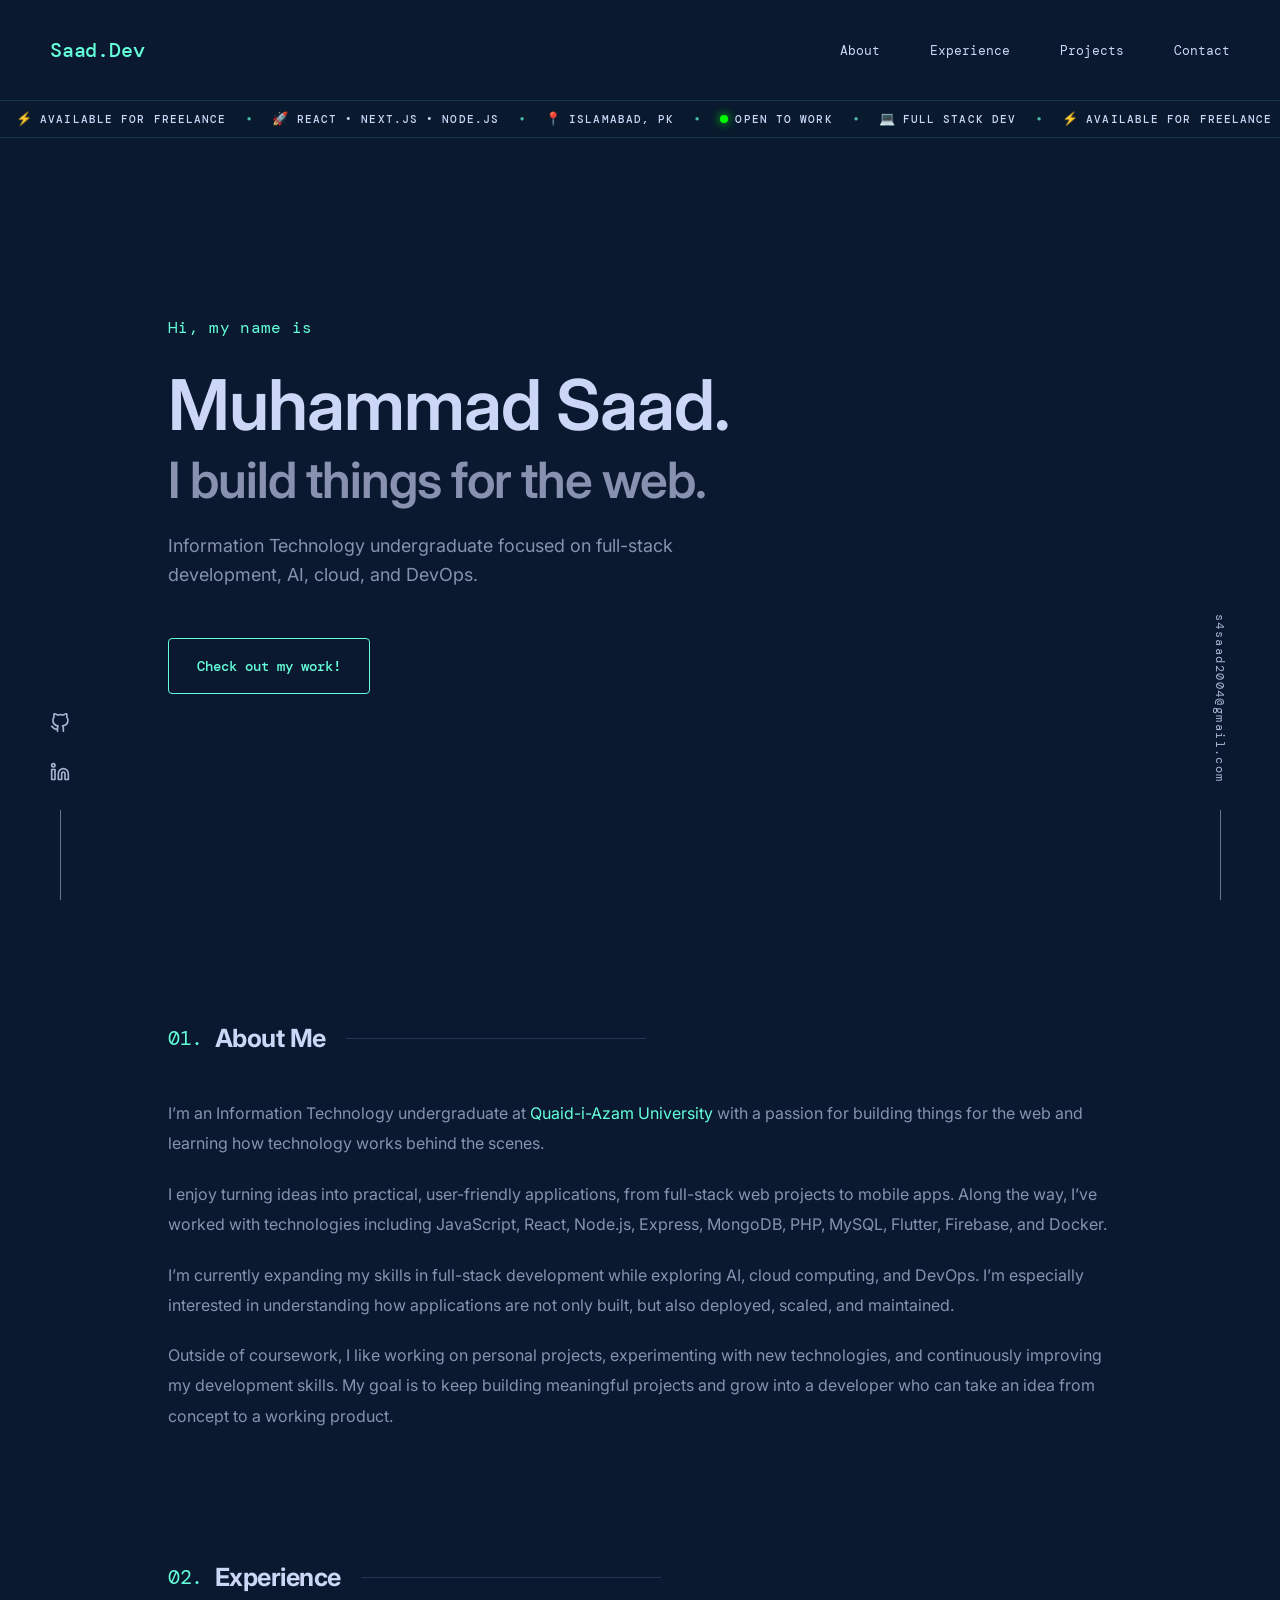
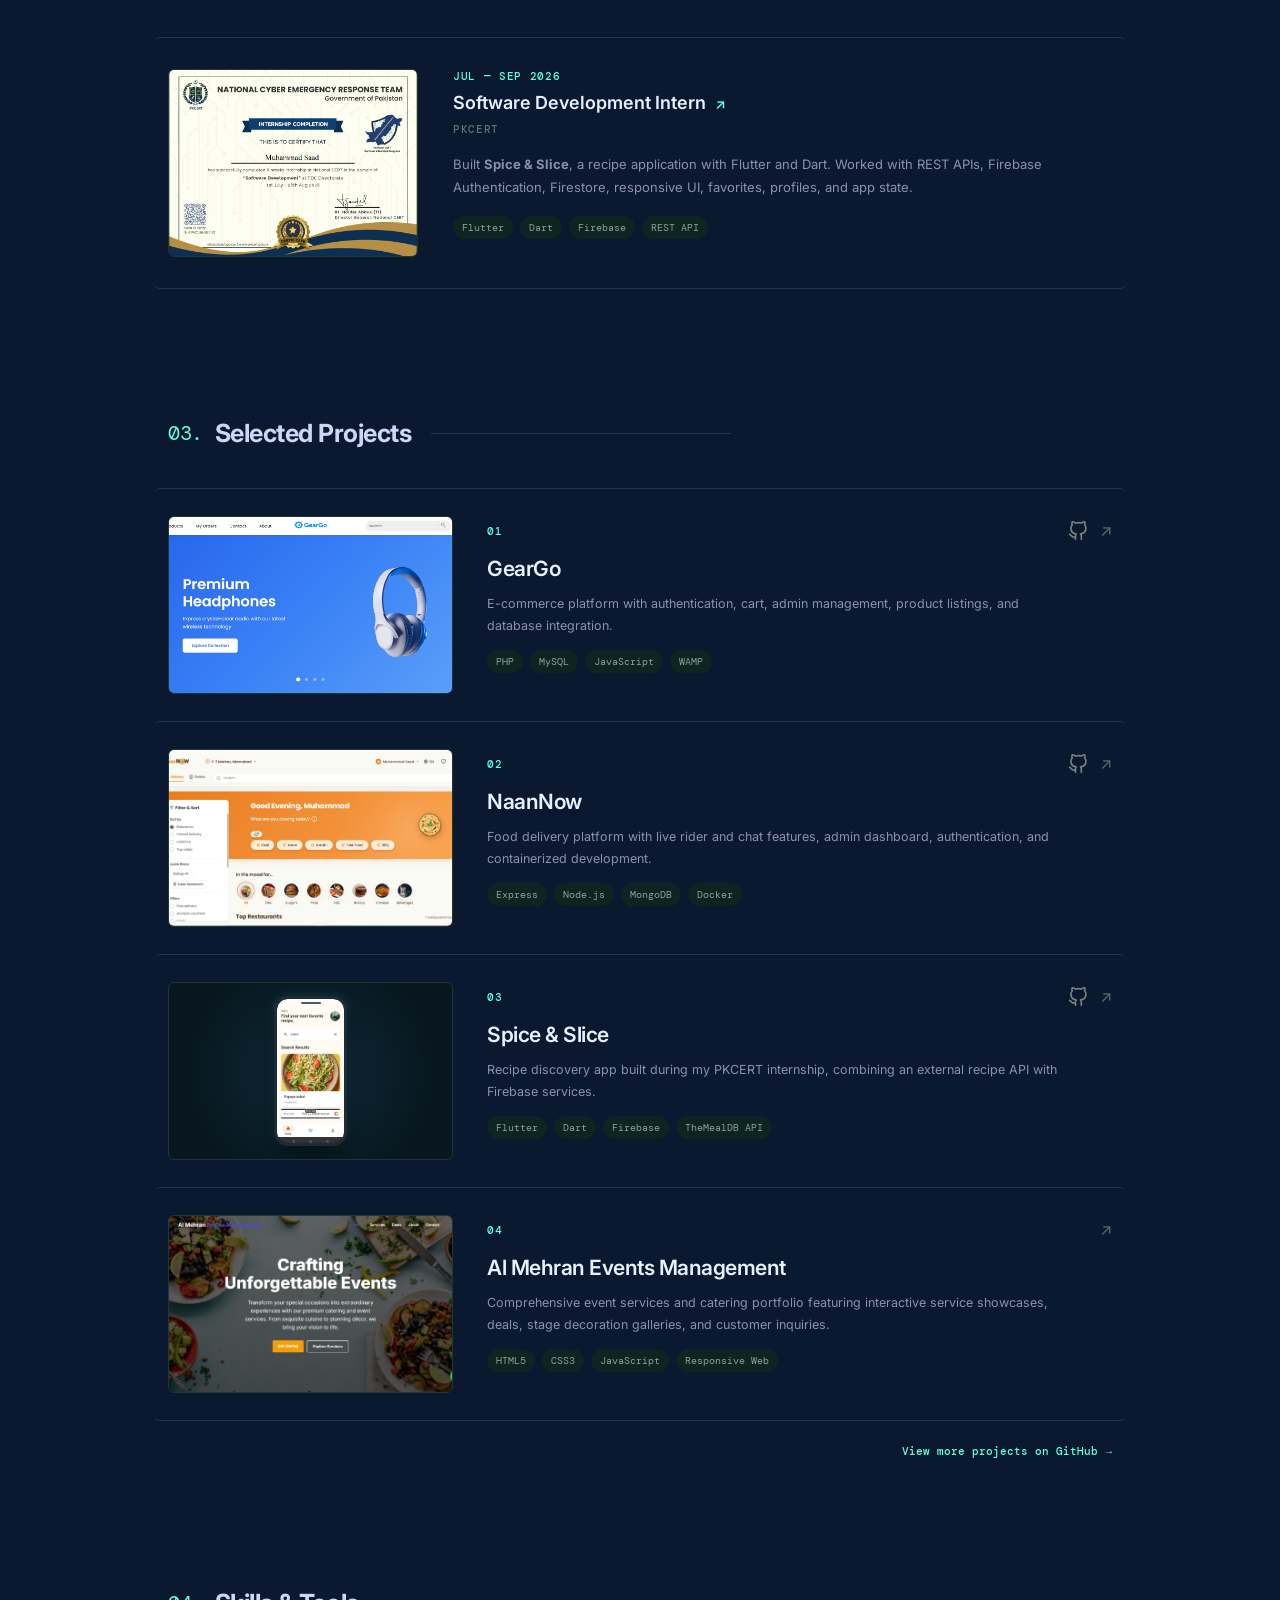
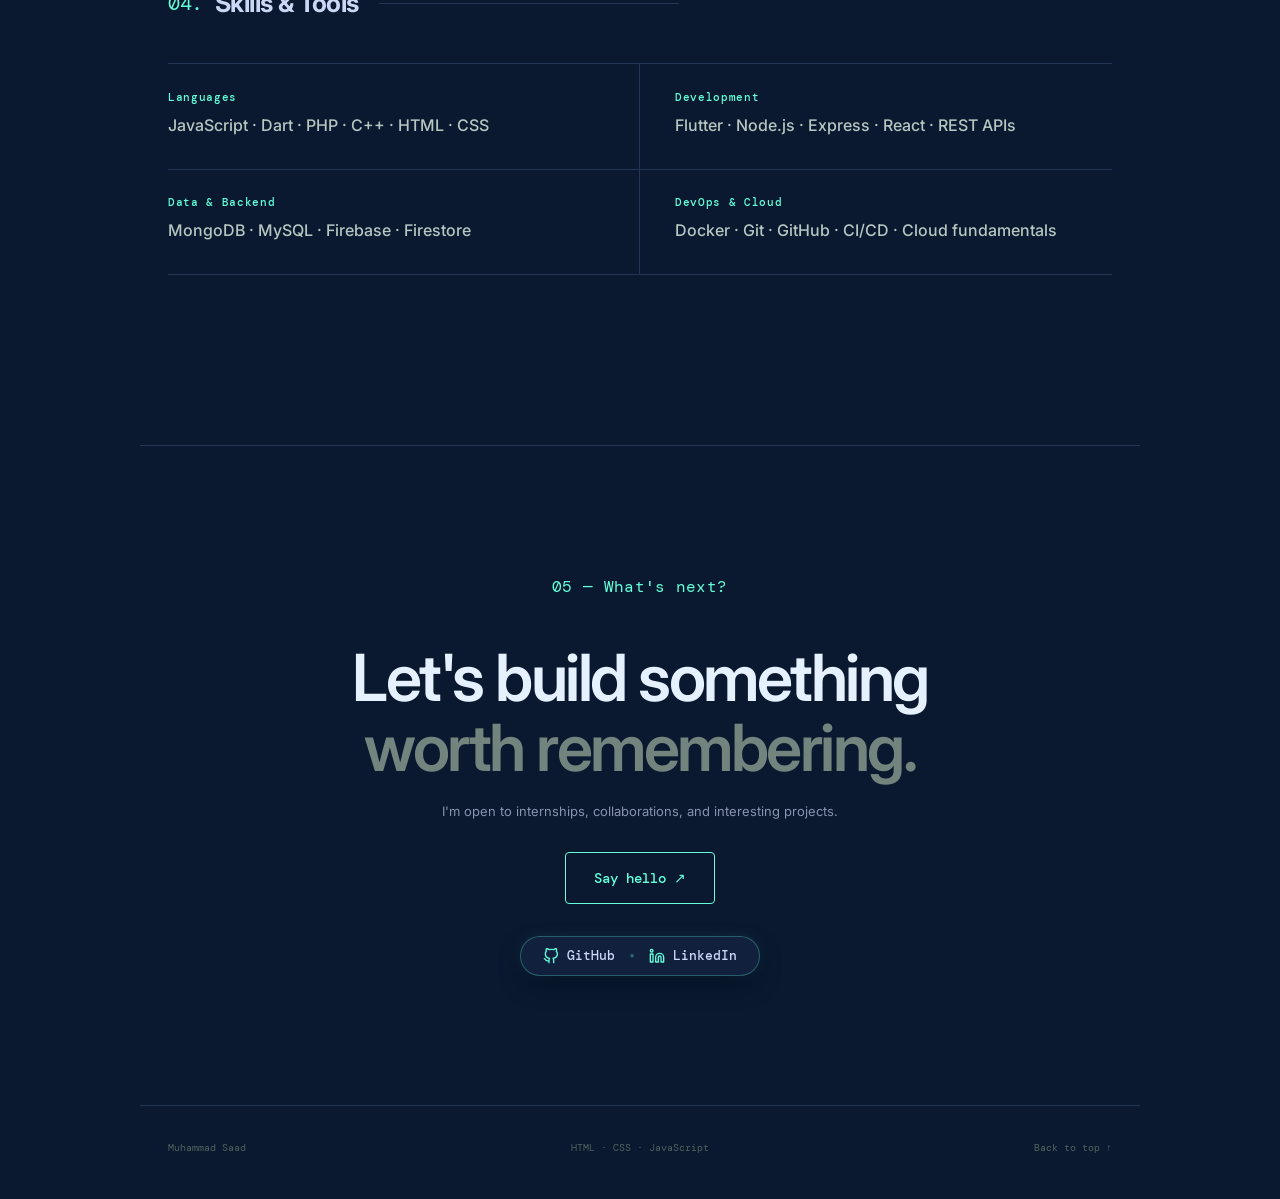
<file: projects/index.html>
<!DOCTYPE html>
<html lang="en">

<head>
  <meta charset="UTF-8">
  <meta name="viewport" content="width=device-width, initial-scale=1.0">
  <meta name="theme-color" content="#0a192f">
  <meta name="description" content="Projects by Muhammad Saad Khan — Full-stack developer portfolio.">
  <title>Projects — Muhammad Saad</title>
  <link rel="icon" type="image/svg+xml" href="../favicon.svg">
  <script>
    (function () {
      var params = new URLSearchParams(window.location.search);
      var p = (params.get('project') || params.get('p') || params.get('id') || window.location.hash.replace('#', '') || '').toLowerCase();
      if (p.indexOf('naan') !== -1) {
        window.location.replace('naannow.html');
      } else if (p.indexOf('spice') !== -1) {
        window.location.replace('spice-slice.html');
      } else if (p.indexOf('tree') !== -1 || p.indexOf('binary') !== -1) {
        window.location.replace('binary-tree.html');
      } else if (p.indexOf('gear') !== -1) {
        window.location.replace('geargo.html');
      } else {
        window.location.replace('../index.html#projects');
      }
    })();
  </script>
</head>

<body style="background:#0a192f;color:#64ffda;font-family:sans-serif;padding:40px;text-align:center;">
  <p>Redirecting to projects...</p>
  <p><a href="../index.html#projects" style="color:#64ffda;">Click here to return to Projects.</a></p>
</body>

</html>
</file>
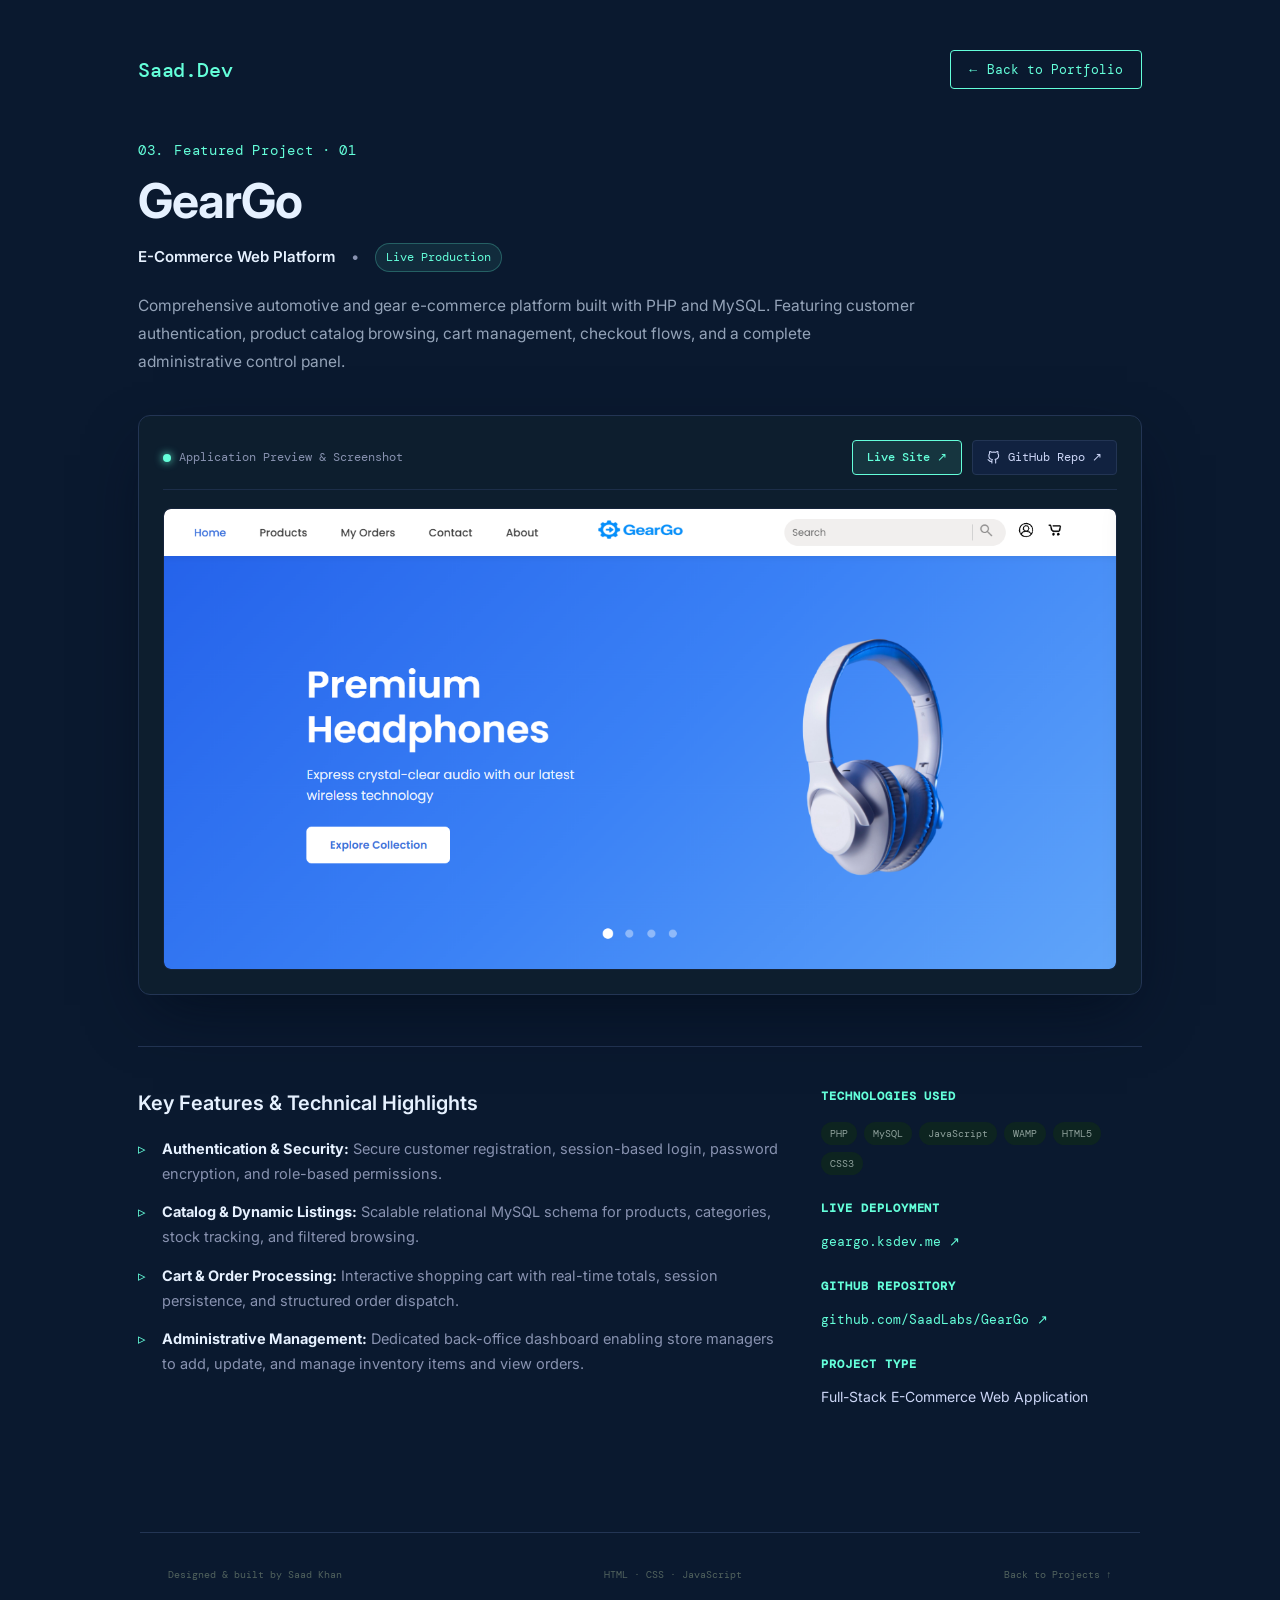
<file: projects/geargo.html>
<!DOCTYPE html>
<html lang="en">

<head>
  <meta charset="UTF-8">
  <meta name="viewport" content="width=device-width, initial-scale=1.0">
  <meta name="theme-color" content="#0a192f">
  <meta name="description" content="GearGo — Full-Featured E-Commerce Web Platform by Muhammad Saad">
  <title>GearGo — Project Showcase · Muhammad Saad</title>
  <link rel="preconnect" href="https://fonts.googleapis.com">
  <link rel="preconnect" href="https://fonts.gstatic.com" crossorigin>
  <link
    href="https://fonts.googleapis.com/css2?family=DM+Mono:wght@400;500&family=Inter:wght@400;500;600;700&display=swap"
    rel="stylesheet">
  <link rel="icon" type="image/svg+xml" href="../favicon.svg">
  <link rel="stylesheet" href="../style.css">
  <style>
    .project-page {
      max-width: 1060px;
      margin: 0 auto;
      padding: 30px 28px 100px;
    }

    .project-nav {
      display: flex;
      align-items: center;
      justify-content: space-between;
      padding: 20px 0 50px;
    }

    .back-btn {
      display: inline-flex;
      align-items: center;
      gap: 10px;
      font-family: var(--mono);
      font-size: 13px;
      color: var(--green);
      border: 1px solid var(--green);
      padding: 10px 18px;
      border-radius: 4px;
      transition: all 0.25s ease;
      background: transparent;
      text-decoration: none;
    }

    .back-btn:hover {
      background: rgba(100, 255, 218, 0.1);
      transform: translateX(-4px);
    }

    .project-header {
      margin-bottom: 35px;
    }

    .project-eyebrow {
      font-family: var(--mono);
      font-size: 14px;
      color: var(--green);
      margin-bottom: 12px;
      display: flex;
      align-items: center;
      gap: 10px;
      letter-spacing: 0.05em;
    }

    .project-title {
      font-size: clamp(32px, 5vw, 48px);
      font-weight: 700;
      color: var(--white);
      line-height: 1.15;
      letter-spacing: -1px;
      margin-bottom: 14px;
    }

    .project-meta {
      display: flex;
      flex-wrap: wrap;
      align-items: center;
      gap: 16px;
      font-size: 15px;
      color: var(--muted);
      margin-bottom: 20px;
    }

    .project-meta .company-tag {
      color: var(--white);
      font-weight: 600;
    }

    .project-meta .status-badge {
      font-family: var(--mono);
      font-size: 12px;
      color: var(--green);
      background: rgba(100, 255, 218, 0.08);
      border: 1px solid rgba(100, 255, 218, 0.25);
      padding: 4px 10px;
      border-radius: 20px;
    }

    .project-description {
      max-width: 780px;
      font-size: 15.5px;
      line-height: 1.8;
      color: #94a3b8;
    }

    .project-showcase {
      margin: 40px 0;
      background: #0d1e2e;
      border: 1px solid var(--line);
      border-radius: 12px;
      padding: 24px;
      box-shadow: 0 25px 60px -15px rgba(2, 12, 27, 0.7);
      position: relative;
      transition: border-color 0.3s ease;
    }

    .project-showcase:hover {
      border-color: rgba(100, 255, 218, 0.4);
    }

    .project-toolbar {
      display: flex;
      justify-content: space-between;
      align-items: center;
      margin-bottom: 18px;
      padding-bottom: 14px;
      border-bottom: 1px solid rgba(35, 53, 84, 0.7);
      flex-wrap: wrap;
      gap: 12px;
    }

    .project-toolbar-info {
      font-family: var(--mono);
      font-size: 12px;
      color: var(--muted);
      display: flex;
      align-items: center;
      gap: 8px;
    }

    .project-toolbar-info span {
      width: 8px;
      height: 8px;
      border-radius: 50%;
      background: var(--green);
      display: inline-block;
      box-shadow: 0 0 8px var(--green);
    }

    .project-actions {
      display: flex;
      flex-wrap: wrap;
      gap: 10px;
    }

    .project-action-btn {
      display: inline-flex;
      align-items: center;
      gap: 6px;
      font-family: var(--mono);
      font-size: 12px;
      color: #ccd6f6;
      border: 1px solid #233554;
      background: #112240;
      padding: 7px 14px;
      border-radius: 4px;
      transition: all 0.2s ease;
      text-decoration: none;
    }

    .project-action-btn:hover {
      color: var(--green);
      border-color: var(--green);
      background: rgba(100, 255, 218, 0.08);
      transform: translateY(-1px);
    }

    .project-action-btn.live-btn {
      color: var(--green);
      border-color: var(--green);
      background: rgba(100, 255, 218, 0.1);
      font-weight: 500;
    }

    .project-action-btn.live-btn:hover {
      background: rgba(100, 255, 218, 0.2);
    }

    .project-image-frame {
      width: 100%;
      min-height: 380px;
      background: #081422;
      border-radius: 8px;
      overflow: hidden;
      display: flex;
      justify-content: center;
      align-items: center;
      border: 1px solid rgba(35, 53, 84, 0.5);
      position: relative;
    }

    .project-full-img {
      width: 100%;
      height: auto;
      max-height: 82vh;
      object-fit: cover;
      display: block;
      border-radius: 6px;
      transition: transform 0.3s ease;
    }

    .project-image-frame:hover .project-full-img {
      transform: scale(1.01);
    }

    .project-large-placeholder {
      display: flex;
      flex-direction: column;
      align-items: center;
      justify-content: center;
      gap: 12px;
      width: 100%;
      min-height: 380px;
      padding: 40px 20px;
      text-align: center;
      background: linear-gradient(135deg, rgba(13, 30, 46, 0.7), rgba(8, 20, 34, 0.9));
      border: 1px dashed rgba(100, 255, 218, 0.3);
      border-radius: 6px;
      transition: border-color 0.3s ease;
    }

    .project-showcase:hover .project-large-placeholder {
      border-color: rgba(100, 255, 218, 0.6);
    }

    .project-large-placeholder svg {
      color: var(--green);
      opacity: 0.85;
      transition: transform 0.3s ease;
    }

    .project-showcase:hover .project-large-placeholder svg {
      transform: scale(1.08);
      opacity: 1;
    }

    .project-large-placeholder span {
      font-family: var(--mono);
      font-size: 15px;
      font-weight: 500;
      color: #ccd6f6;
      letter-spacing: 0.04em;
    }

    .project-large-placeholder small {
      font-family: var(--mono);
      font-size: 12px;
      color: var(--muted);
    }

    .project-details-grid {
      display: grid;
      grid-template-columns: 2fr 1fr;
      gap: 40px;
      margin-top: 50px;
      padding-top: 40px;
      border-top: 1px solid var(--line);
    }

    .project-details-block h3 {
      font-size: 20px;
      color: var(--white);
      font-weight: 600;
      margin-bottom: 18px;
    }

    .project-details-block ul {
      list-style: none;
      padding: 0;
      margin: 0;
    }

    .project-details-block li {
      position: relative;
      padding-left: 24px;
      margin-bottom: 14px;
      color: var(--muted);
      font-size: 14.5px;
      line-height: 1.7;
    }

    .project-details-block li::before {
      content: "▹";
      position: absolute;
      left: 0;
      color: var(--green);
    }

    .project-details-block li strong {
      color: var(--white);
    }

    .project-sidebar h4 {
      font-family: var(--mono);
      font-size: 12px;
      color: var(--green);
      text-transform: uppercase;
      letter-spacing: 0.08em;
      margin-bottom: 12px;
    }

    .project-sidebar-item {
      margin-bottom: 24px;
    }

    .project-sidebar-item p {
      color: #ccd6f6;
      font-size: 14px;
    }

    .project-sidebar-item .live-link {
      color: var(--green);
      text-decoration: none;
      font-family: var(--mono);
      font-size: 13px;
      display: inline-flex;
      align-items: center;
      gap: 4px;
      transition: opacity 0.2s ease;
    }

    .project-sidebar-item .live-link:hover {
      text-decoration: underline;
    }

    .project-pagination {
      display: flex;
      justify-content: space-between;
      gap: 20px;
      margin-top: 60px;
      padding-top: 30px;
      border-top: 1px solid var(--line);
    }

    .pagination-btn {
      display: flex;
      align-items: center;
      gap: 12px;
      padding: 14px 20px;
      background: #0d201c;
      border: 1px solid var(--line);
      border-radius: 6px;
      text-decoration: none;
      color: inherit;
      transition: all 0.25s ease;
      flex: 1;
      max-width: 320px;
    }

    .pagination-btn.next {
      margin-left: auto;
      text-align: right;
      justify-content: flex-end;
    }

    .pagination-btn:hover {
      border-color: var(--green);
      background: rgba(18, 42, 36, 0.4);
      transform: translateY(-2px);
    }

    .pagination-arrow {
      color: var(--green);
      font-size: 18px;
    }

    .pagination-label small {
      display: block;
      font-family: var(--mono);
      font-size: 11px;
      color: var(--muted);
      margin-bottom: 3px;
    }

    .pagination-label b {
      font-size: 14px;
      color: var(--white);
      font-weight: 600;
    }

    @media (max-width: 768px) {
      .project-page {
        padding: 20px 18px 80px;
      }

      .project-details-grid {
        grid-template-columns: 1fr;
        gap: 30px;
      }

      .project-showcase {
        padding: 16px;
      }

      .project-pagination {
        flex-direction: column;
      }

      .pagination-btn {
        max-width: 100%;
      }
    }
  </style>
</head>

<body>
  <div class="project-page">
    <nav class="project-nav">
      <a class="logo" href="../index.html#top" aria-label="home">Saad.Dev</a>
      <a href="../index.html#projects" class="back-btn" onclick="if(window.history.length > 1){ window.history.back(); return false; }">
        <span>←</span> Back to Portfolio
      </a>
    </nav>

    <header class="project-header">
      <div class="project-eyebrow">
        <span>03.</span> Featured Project · 01
      </div>
      <h1 class="project-title">GearGo</h1>
      <div class="project-meta">
        <span class="company-tag">E-Commerce Web Platform</span>
        <span>•</span>
        <span class="status-badge">Live Production</span>
      </div>
      <p class="project-description">
        Comprehensive automotive and gear e-commerce platform built with PHP and MySQL. Featuring customer
        authentication,
        product catalog browsing, cart management, checkout flows, and a complete administrative control panel.
      </p>
    </header>

    <section class="project-showcase">
      <div class="project-toolbar">
        <div class="project-toolbar-info">
          <span></span> Application Preview &amp; Screenshot
        </div>
        <div class="project-actions">
          <a href="https://geargo.ksdev.me/" target="_blank" rel="noreferrer" class="project-action-btn live-btn"
            title="Open live project website">
            Live Site ↗
          </a>
          <a href="https://github.com/SaadLabs/GearGo" target="_blank" rel="noreferrer" class="project-action-btn"
            title="View source code on GitHub">
            <svg viewBox="0 0 24 24" width="13" height="13" fill="none" stroke="currentColor" stroke-width="2"
              stroke-linecap="round" stroke-linejoin="round" style="vertical-align:-1px;margin-right:2px;">
              <path
                d="M9 19c-5 1.5-5-2.5-7-3m14 6v-3.87a3.37 3.37 0 0 0-.94-2.61c3.14-.35 6.44-1.54 6.44-7A5.44 5.44 0 0 0 20 4.77 5.07 5.07 0 0 0 19.91 1S18.73.65 16 2.48a13.38 13.38 0 0 0-7 0C6.27.65 5.09 1 5.09 1A5.07 5.07 0 0 0 5 4.77a5.44 5.44 0 0 0-1.5 3.78c0 5.42 3.3 6.61 6.44 7A3.37 3.37 0 0 0 9 18.13V22">
              </path>
            </svg>
            GitHub Repo ↗
          </a>
        </div>
      </div>

      <div class="project-image-frame">
        <img src="../geargo.png" alt="GearGo E-Commerce Platform Preview" class="project-full-img" style="display:none;"
          onload="this.style.display='block'; if(this.nextElementSibling) this.nextElementSibling.style.display='none';"
          onerror="this.style.display='none'; if(this.nextElementSibling) this.nextElementSibling.style.display='flex';">
        <div class="project-large-placeholder">
          <svg viewBox="0 0 24 24" width="48" height="48" fill="none" stroke="currentColor" stroke-width="1.5"
            stroke-linecap="round" stroke-linejoin="round">
            <rect x="3" y="3" width="18" height="18" rx="2"></rect>
            <circle cx="8.5" cy="8.5" r="1.5"></circle>
            <polyline points="21 15 16 10 5 21"></polyline>
          </svg>
          <span>GearGo Screenshot</span>
          <small>Place geargo.png in the project root or update img src</small>
        </div>
      </div>
    </section>

    <div class="project-details-grid">
      <div class="project-details-block">
        <h3>Key Features &amp; Technical Highlights</h3>
        <ul>
          <li>
            <strong>Authentication &amp; Security:</strong> Secure customer registration, session-based login, password
            encryption, and role-based permissions.
          </li>
          <li>
            <strong>Catalog &amp; Dynamic Listings:</strong> Scalable relational MySQL schema for products, categories,
            stock tracking, and filtered browsing.
          </li>
          <li>
            <strong>Cart &amp; Order Processing:</strong> Interactive shopping cart with real-time totals, session
            persistence, and structured order dispatch.
          </li>
          <li>
            <strong>Administrative Management:</strong> Dedicated back-office dashboard enabling store managers to add,
            update, and manage inventory items and view orders.
          </li>
        </ul>
      </div>

      <aside class="project-sidebar">
        <div class="project-sidebar-item">
          <h4>Technologies Used</h4>
          <div class="tags">
            <span>PHP</span>
            <span>MySQL</span>
            <span>JavaScript</span>
            <span>WAMP</span>
            <span>HTML5</span>
            <span>CSS3</span>
          </div>
        </div>

        <div class="project-sidebar-item">
          <h4>Live Deployment</h4>
          <p><a href="https://geargo.ksdev.me/" target="_blank" rel="noreferrer" class="live-link">geargo.ksdev.me ↗</a>
          </p>
        </div>

        <div class="project-sidebar-item">
          <h4>GitHub Repository</h4>
          <p><a href="https://github.com/SaadLabs/GearGo" target="_blank" rel="noreferrer"
              class="live-link">github.com/SaadLabs/GearGo ↗</a></p>
        </div>

        <div class="project-sidebar-item">
          <h4>Project Type</h4>
          <p>Full-Stack E-Commerce Web Application</p>
        </div>
      </aside>
    </div>

  </div>

  <footer>
    <span>Designed &amp; built by Saad Khan</span>
    <span>HTML · CSS · JavaScript</span>
    <a href="../index.html#projects">Back to Projects ↑</a>
  </footer>

  <script src="../script.js"></script>
</body>

</html>
</file>
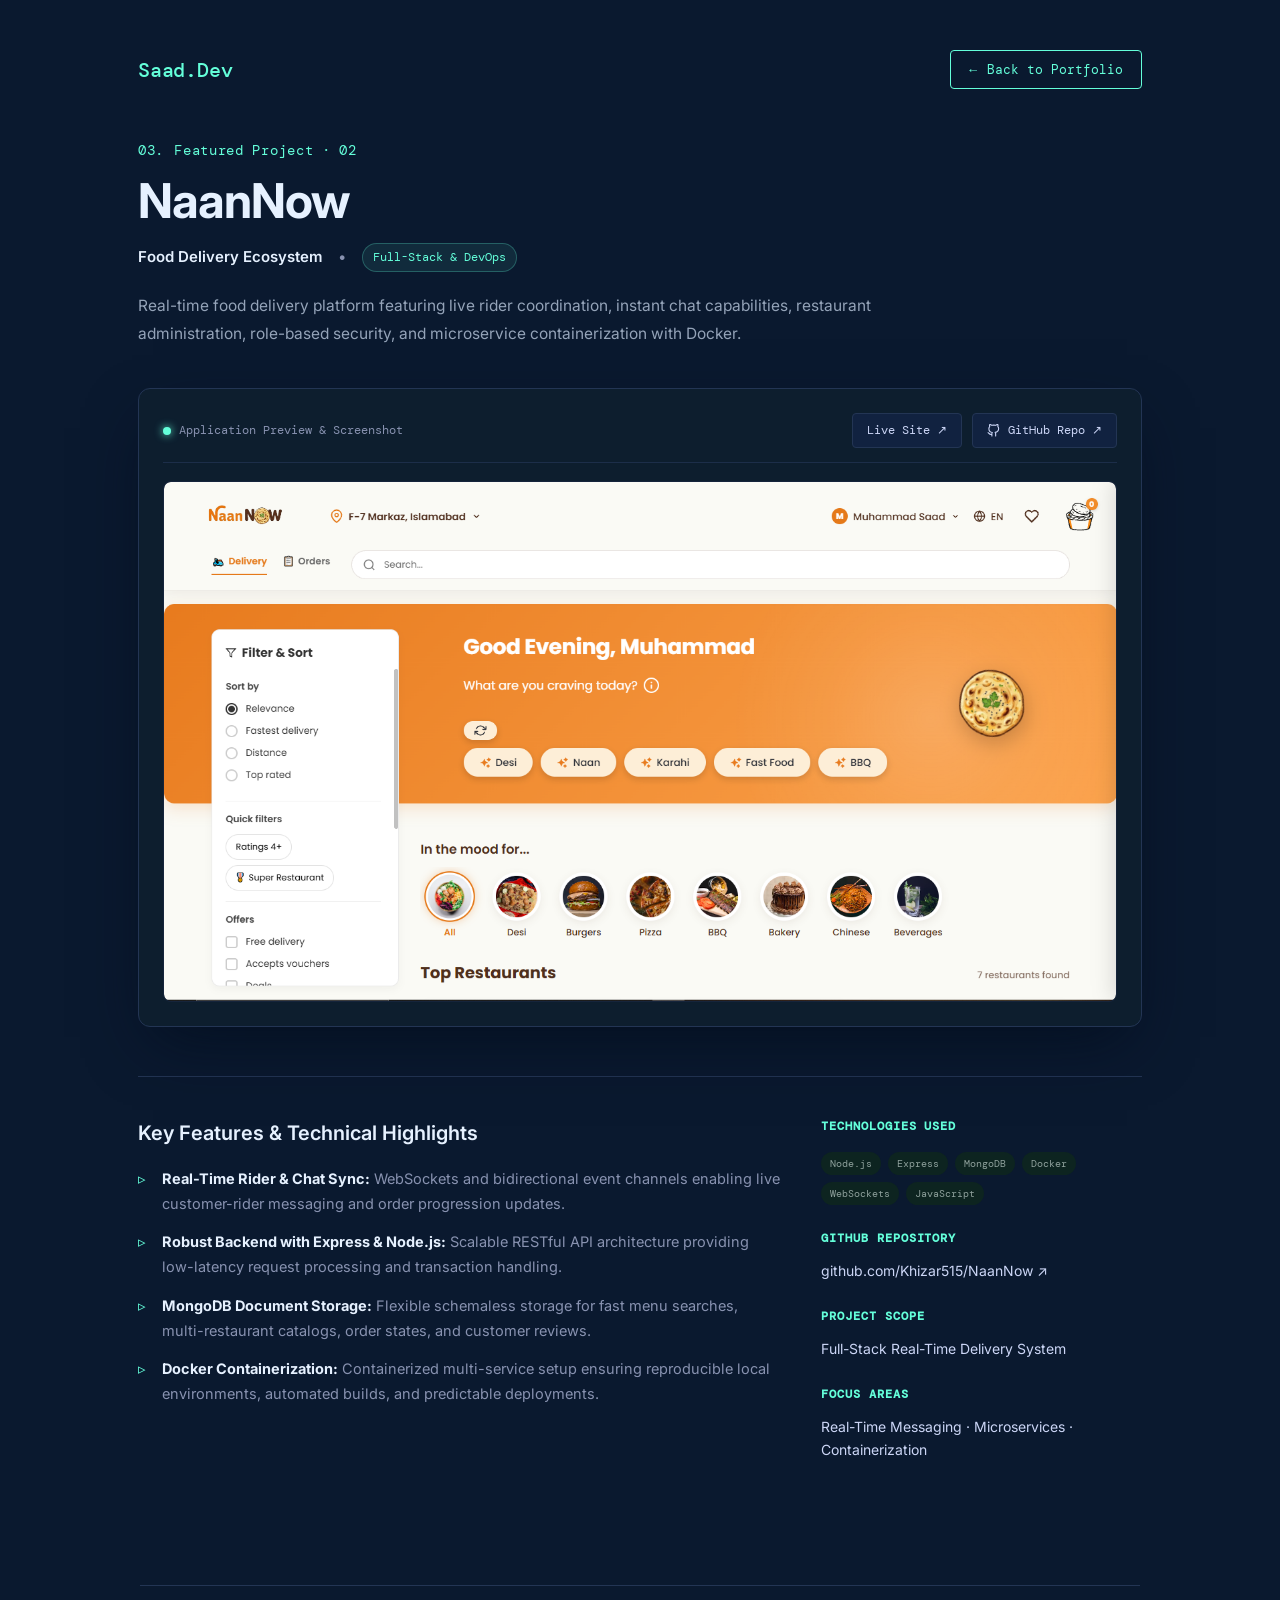
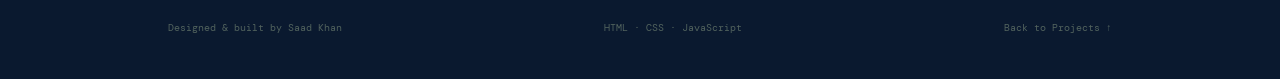
<file: projects/naannow.html>
<!DOCTYPE html>
<html lang="en">

<head>
  <meta charset="UTF-8">
  <meta name="viewport" content="width=device-width, initial-scale=1.0">
  <meta name="theme-color" content="#0a192f">
  <meta name="description" content="NaanNow — Food Delivery Platform with Live Rider Tracking by Muhammad Saad">
  <title>NaanNow — Project Showcase · Muhammad Saad</title>
  <link rel="preconnect" href="https://fonts.googleapis.com">
  <link rel="preconnect" href="https://fonts.gstatic.com" crossorigin>
  <link
    href="https://fonts.googleapis.com/css2?family=DM+Mono:wght@400;500&family=Inter:wght@400;500;600;700&display=swap"
    rel="stylesheet">
  <link rel="icon" type="image/svg+xml" href="../favicon.svg">
  <link rel="stylesheet" href="../style.css">
  <style>
    .project-page {
      max-width: 1060px;
      margin: 0 auto;
      padding: 30px 28px 100px;
    }

    .project-nav {
      display: flex;
      align-items: center;
      justify-content: space-between;
      padding: 20px 0 50px;
    }

    .back-btn {
      display: inline-flex;
      align-items: center;
      gap: 10px;
      font-family: var(--mono);
      font-size: 13px;
      color: var(--green);
      border: 1px solid var(--green);
      padding: 10px 18px;
      border-radius: 4px;
      transition: all 0.25s ease;
      background: transparent;
      text-decoration: none;
    }

    .back-btn:hover {
      background: rgba(100, 255, 218, 0.1);
      transform: translateX(-4px);
    }

    .project-header {
      margin-bottom: 35px;
    }

    .project-eyebrow {
      font-family: var(--mono);
      font-size: 14px;
      color: var(--green);
      margin-bottom: 12px;
      display: flex;
      align-items: center;
      gap: 10px;
      letter-spacing: 0.05em;
    }

    .project-title {
      font-size: clamp(32px, 5vw, 48px);
      font-weight: 700;
      color: var(--white);
      line-height: 1.15;
      letter-spacing: -1px;
      margin-bottom: 14px;
    }

    .project-meta {
      display: flex;
      flex-wrap: wrap;
      align-items: center;
      gap: 16px;
      font-size: 15px;
      color: var(--muted);
      margin-bottom: 20px;
    }

    .project-meta .company-tag {
      color: var(--white);
      font-weight: 600;
    }

    .project-meta .status-badge {
      font-family: var(--mono);
      font-size: 12px;
      color: var(--green);
      background: rgba(100, 255, 218, 0.08);
      border: 1px solid rgba(100, 255, 218, 0.25);
      padding: 4px 10px;
      border-radius: 20px;
    }

    .project-description {
      max-width: 780px;
      font-size: 15.5px;
      line-height: 1.8;
      color: #94a3b8;
    }

    .project-showcase {
      margin: 40px 0;
      background: #0d1e2e;
      border: 1px solid var(--line);
      border-radius: 12px;
      padding: 24px;
      box-shadow: 0 25px 60px -15px rgba(2, 12, 27, 0.7);
      position: relative;
      transition: border-color 0.3s ease;
    }

    .project-showcase:hover {
      border-color: rgba(100, 255, 218, 0.4);
    }

    .project-toolbar {
      display: flex;
      justify-content: space-between;
      align-items: center;
      margin-bottom: 18px;
      padding-bottom: 14px;
      border-bottom: 1px solid rgba(35, 53, 84, 0.7);
      flex-wrap: wrap;
      gap: 12px;
    }

    .project-toolbar-info {
      font-family: var(--mono);
      font-size: 12px;
      color: var(--muted);
      display: flex;
      align-items: center;
      gap: 8px;
    }

    .project-toolbar-info span {
      width: 8px;
      height: 8px;
      border-radius: 50%;
      background: var(--green);
      display: inline-block;
      box-shadow: 0 0 8px var(--green);
    }

    .project-actions {
      display: flex;
      flex-wrap: wrap;
      gap: 10px;
    }

    .project-action-btn {
      display: inline-flex;
      align-items: center;
      gap: 6px;
      font-family: var(--mono);
      font-size: 12px;
      color: #ccd6f6;
      border: 1px solid #233554;
      background: #112240;
      padding: 7px 14px;
      border-radius: 4px;
      transition: all 0.2s ease;
      text-decoration: none;
    }

    .project-action-btn:hover {
      color: var(--green);
      border-color: var(--green);
      background: rgba(100, 255, 218, 0.08);
      transform: translateY(-1px);
    }

    .project-image-frame {
      width: 100%;
      min-height: 380px;
      background: #081422;
      border-radius: 8px;
      overflow: hidden;
      display: flex;
      justify-content: center;
      align-items: center;
      border: 1px solid rgba(35, 53, 84, 0.5);
      position: relative;
    }

    .project-full-img {
      width: 100%;
      height: auto;
      max-height: 82vh;
      object-fit: cover;
      display: block;
      border-radius: 6px;
      transition: transform 0.3s ease;
    }

    .project-image-frame:hover .project-full-img {
      transform: scale(1.01);
    }

    .project-large-placeholder {
      display: flex;
      flex-direction: column;
      align-items: center;
      justify-content: center;
      gap: 12px;
      width: 100%;
      min-height: 380px;
      padding: 40px 20px;
      text-align: center;
      background: linear-gradient(135deg, rgba(13, 30, 46, 0.7), rgba(8, 20, 34, 0.9));
      border: 1px dashed rgba(100, 255, 218, 0.3);
      border-radius: 6px;
      transition: border-color 0.3s ease;
    }

    .project-showcase:hover .project-large-placeholder {
      border-color: rgba(100, 255, 218, 0.6);
    }

    .project-large-placeholder svg {
      color: var(--green);
      opacity: 0.85;
      transition: transform 0.3s ease;
    }

    .project-showcase:hover .project-large-placeholder svg {
      transform: scale(1.08);
      opacity: 1;
    }

    .project-large-placeholder span {
      font-family: var(--mono);
      font-size: 15px;
      font-weight: 500;
      color: #ccd6f6;
      letter-spacing: 0.04em;
    }

    .project-large-placeholder small {
      font-family: var(--mono);
      font-size: 12px;
      color: var(--muted);
    }

    .project-details-grid {
      display: grid;
      grid-template-columns: 2fr 1fr;
      gap: 40px;
      margin-top: 50px;
      padding-top: 40px;
      border-top: 1px solid var(--line);
    }

    .project-details-block h3 {
      font-size: 20px;
      color: var(--white);
      font-weight: 600;
      margin-bottom: 18px;
    }

    .project-details-block ul {
      list-style: none;
      padding: 0;
      margin: 0;
    }

    .project-details-block li {
      position: relative;
      padding-left: 24px;
      margin-bottom: 14px;
      color: var(--muted);
      font-size: 14.5px;
      line-height: 1.7;
    }

    .project-details-block li::before {
      content: "▹";
      position: absolute;
      left: 0;
      color: var(--green);
    }

    .project-details-block li strong {
      color: var(--white);
    }

    .project-sidebar h4 {
      font-family: var(--mono);
      font-size: 12px;
      color: var(--green);
      text-transform: uppercase;
      letter-spacing: 0.08em;
      margin-bottom: 12px;
    }

    .project-sidebar-item {
      margin-bottom: 24px;
    }

    .project-sidebar-item p {
      color: #ccd6f6;
      font-size: 14px;
    }

    .project-pagination {
      display: flex;
      justify-content: space-between;
      gap: 20px;
      margin-top: 60px;
      padding-top: 30px;
      border-top: 1px solid var(--line);
    }

    .pagination-btn {
      display: flex;
      align-items: center;
      gap: 12px;
      padding: 14px 20px;
      background: #0d201c;
      border: 1px solid var(--line);
      border-radius: 6px;
      text-decoration: none;
      color: inherit;
      transition: all 0.25s ease;
      flex: 1;
      max-width: 320px;
    }

    .pagination-btn.next {
      margin-left: auto;
      text-align: right;
      justify-content: flex-end;
    }

    .pagination-btn:hover {
      border-color: var(--green);
      background: rgba(18, 42, 36, 0.4);
      transform: translateY(-2px);
    }

    .pagination-arrow {
      color: var(--green);
      font-size: 18px;
    }

    .pagination-label small {
      display: block;
      font-family: var(--mono);
      font-size: 11px;
      color: var(--muted);
      margin-bottom: 3px;
    }

    .pagination-label b {
      font-size: 14px;
      color: var(--white);
      font-weight: 600;
    }

    @media (max-width: 768px) {
      .project-page {
        padding: 20px 18px 80px;
      }

      .project-details-grid {
        grid-template-columns: 1fr;
        gap: 30px;
      }

      .project-showcase {
        padding: 16px;
      }

      .project-pagination {
        flex-direction: column;
      }

      .pagination-btn {
        max-width: 100%;
      }
    }
  </style>
</head>

<body>
  <div class="project-page">
    <nav class="project-nav">
      <a class="logo" href="../index.html#top" aria-label="home">Saad.Dev</a>
      <a href="../index.html#projects" class="back-btn"
        onclick="if(window.history.length > 1){ window.history.back(); return false; }">
        <span>←</span> Back to Portfolio
      </a>
    </nav>

    <header class="project-header">
      <div class="project-eyebrow">
        <span>03.</span> Featured Project · 02
      </div>
      <h1 class="project-title">NaanNow</h1>
      <div class="project-meta">
        <span class="company-tag">Food Delivery Ecosystem</span>
        <span>•</span>
        <span class="status-badge">Full-Stack &amp; DevOps</span>
      </div>
      <p class="project-description">
        Real-time food delivery platform featuring live rider coordination, instant chat capabilities, restaurant
        administration,
        role-based security, and microservice containerization with Docker.
      </p>
    </header>

    <section class="project-showcase">
      <div class="project-toolbar">
        <div class="project-toolbar-info">
          <span></span> Application Preview &amp; Screenshot
        </div>
        <div class="project-actions">
          <a href="https://naannow.ksdev.me/" target="_blank" rel="noreferrer" class="project-action-btn live-btn"
            title="Open live project website">
            Live Site ↗
          </a>
          <a href="https://github.com/Khizar515/NaanNow" target="_blank" rel="noreferrer" class="project-action-btn"
            title="View source code on GitHub">
            <svg viewBox="0 0 24 24" width="13" height="13" fill="none" stroke="currentColor" stroke-width="2"
              stroke-linecap="round" stroke-linejoin="round" style="vertical-align:-1px;margin-right:2px;">
              <path
                d="M9 19c-5 1.5-5-2.5-7-3m14 6v-3.87a3.37 3.37 0 0 0-.94-2.61c3.14-.35 6.44-1.54 6.44-7A5.44 5.44 0 0 0 20 4.77 5.07 5.07 0 0 0 19.91 1S18.73.65 16 2.48a13.38 13.38 0 0 0-7 0C6.27.65 5.09 1 5.09 1A5.07 5.07 0 0 0 5 4.77a5.44 5.44 0 0 0-1.5 3.78c0 5.42 3.3 6.61 6.44 7A3.37 3.37 0 0 0 9 18.13V22">
              </path>
            </svg>
            GitHub Repo ↗
          </a>
          <!-- <a href="../naannow.png" target="_blank" class="project-action-btn" title="Open full resolution in a new tab">
            Open Original ↗
          </a>
          <a href="../naannow.png" download="NaanNow_Screenshot.png" class="project-action-btn"
            title="Download project image">
            Download ⤓
          </a> -->
        </div>
      </div>

      <div class="project-image-frame">
        <img src="../NaanNow.png" alt="NaanNow Food Delivery Platform Preview" class="project-full-img"
          style="display:none;"
          onload="this.style.display='block'; if(this.nextElementSibling) this.nextElementSibling.style.display='none';"
          onerror="this.style.display='none'; if(this.nextElementSibling) this.nextElementSibling.style.display='flex';">
        <div class="project-large-placeholder">
          <svg viewBox="0 0 24 24" width="48" height="48" fill="none" stroke="currentColor" stroke-width="1.5"
            stroke-linecap="round" stroke-linejoin="round">
            <rect x="3" y="3" width="18" height="18" rx="2"></rect>
            <circle cx="8.5" cy="8.5" r="1.5"></circle>
            <polyline points="21 15 16 10 5 21"></polyline>
          </svg>
          <span>NaanNow</span>
          <!-- <small>Place naannow.png in the project root or update img src</small> -->
        </div>
      </div>
    </section>

    <div class="project-details-grid">
      <div class="project-details-block">
        <h3>Key Features &amp; Technical Highlights</h3>
        <ul>
          <li>
            <strong>Real-Time Rider &amp; Chat Sync:</strong> WebSockets and bidirectional event channels enabling live
            customer-rider messaging and order progression updates.
          </li>
          <li>
            <strong>Robust Backend with Express &amp; Node.js:</strong> Scalable RESTful API architecture providing
            low-latency request processing and transaction handling.
          </li>
          <li>
            <strong>MongoDB Document Storage:</strong> Flexible schemaless storage for fast menu searches,
            multi-restaurant catalogs, order states, and customer reviews.
          </li>
          <li>
            <strong>Docker Containerization:</strong> Containerized multi-service setup ensuring reproducible local
            environments, automated builds, and predictable deployments.
          </li>
        </ul>
      </div>

      <aside class="project-sidebar">
        <div class="project-sidebar-item">
          <h4>Technologies Used</h4>
          <div class="tags">
            <span>Node.js</span>
            <span>Express</span>
            <span>MongoDB</span>
            <span>Docker</span>
            <span>WebSockets</span>
            <span>JavaScript</span>
          </div>
        </div>

        <div class="project-sidebar-item">
          <h4>GitHub Repository</h4>
          <p><a href="https://github.com/Khizar515/NaanNow" target="_blank" rel="noreferrer"
              class="live-link">github.com/Khizar515/NaanNow ↗</a></p>
        </div>

        <div class="project-sidebar-item">
          <h4>Project Scope</h4>
          <p>Full-Stack Real-Time Delivery System</p>
        </div>

        <div class="project-sidebar-item">
          <h4>Focus Areas</h4>
          <p>Real-Time Messaging · Microservices · Containerization</p>
        </div>
      </aside>
    </div>

  </div>

  <footer>
    <span>Designed &amp; built by Saad Khan</span>
    <span>HTML · CSS · JavaScript</span>
    <a href="../index.html#projects">Back to Projects ↑</a>
  </footer>

  <script src="../script.js"></script>
</body>

</html>
</file>
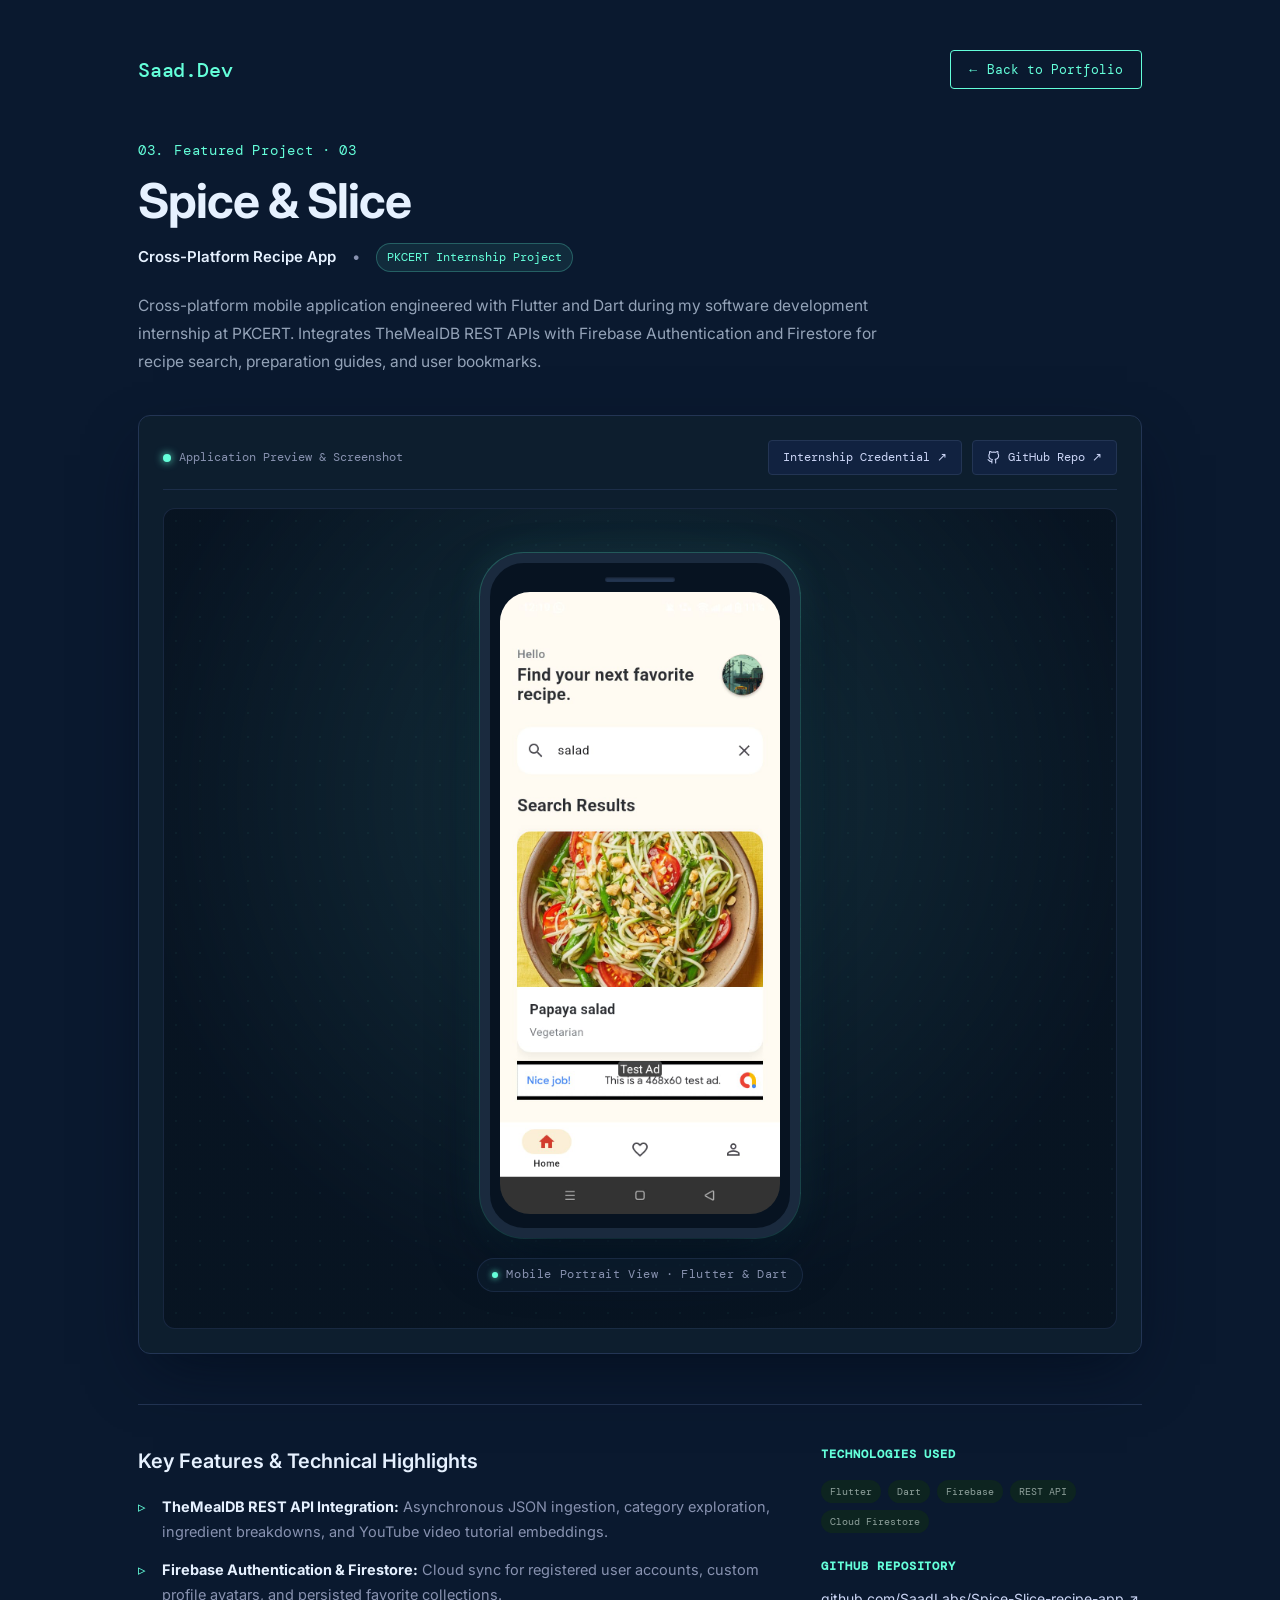
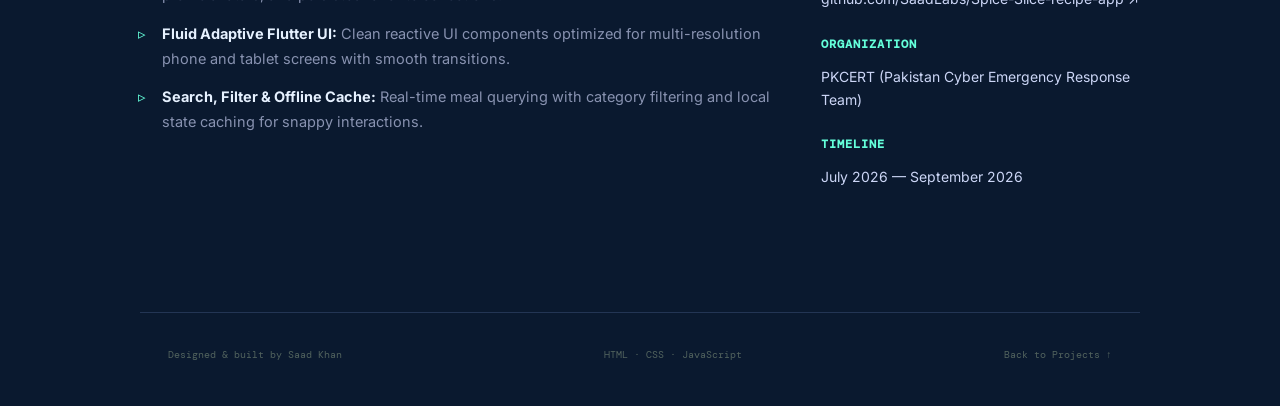
<file: projects/spice-slice.html>
<!DOCTYPE html>
<html lang="en">

<head>
  <meta charset="UTF-8">
  <meta name="viewport" content="width=device-width, initial-scale=1.0">
  <meta name="theme-color" content="#0a192f">
  <meta name="description" content="Spice & Slice — Cross-Platform Recipe Discovery Application by Muhammad Saad">
  <title>Spice & Slice — Project Showcase · Muhammad Saad</title>
  <link rel="preconnect" href="https://fonts.googleapis.com">
  <link rel="preconnect" href="https://fonts.gstatic.com" crossorigin>
  <link
    href="https://fonts.googleapis.com/css2?family=DM+Mono:wght@400;500&family=Inter:wght@400;500;600;700&display=swap"
    rel="stylesheet">
  <link rel="icon" type="image/svg+xml" href="../favicon.svg">
  <link rel="stylesheet" href="../style.css">
  <style>
    .project-page {
      max-width: 1060px;
      margin: 0 auto;
      padding: 30px 28px 100px;
    }

    .project-nav {
      display: flex;
      align-items: center;
      justify-content: space-between;
      padding: 20px 0 50px;
    }

    .back-btn {
      display: inline-flex;
      align-items: center;
      gap: 10px;
      font-family: var(--mono);
      font-size: 13px;
      color: var(--green);
      border: 1px solid var(--green);
      padding: 10px 18px;
      border-radius: 4px;
      transition: all 0.25s ease;
      background: transparent;
      text-decoration: none;
    }

    .back-btn:hover {
      background: rgba(100, 255, 218, 0.1);
      transform: translateX(-4px);
    }

    .project-header {
      margin-bottom: 35px;
    }

    .project-eyebrow {
      font-family: var(--mono);
      font-size: 14px;
      color: var(--green);
      margin-bottom: 12px;
      display: flex;
      align-items: center;
      gap: 10px;
      letter-spacing: 0.05em;
    }

    .project-title {
      font-size: clamp(32px, 5vw, 48px);
      font-weight: 700;
      color: var(--white);
      line-height: 1.15;
      letter-spacing: -1px;
      margin-bottom: 14px;
    }

    .project-meta {
      display: flex;
      flex-wrap: wrap;
      align-items: center;
      gap: 16px;
      font-size: 15px;
      color: var(--muted);
      margin-bottom: 20px;
    }

    .project-meta .company-tag {
      color: var(--white);
      font-weight: 600;
    }

    .project-meta .status-badge {
      font-family: var(--mono);
      font-size: 12px;
      color: var(--green);
      background: rgba(100, 255, 218, 0.08);
      border: 1px solid rgba(100, 255, 218, 0.25);
      padding: 4px 10px;
      border-radius: 20px;
    }

    .project-description {
      max-width: 780px;
      font-size: 15.5px;
      line-height: 1.8;
      color: #94a3b8;
    }

    .project-showcase {
      margin: 40px 0;
      background: #0d1e2e;
      border: 1px solid var(--line);
      border-radius: 12px;
      padding: 24px;
      box-shadow: 0 25px 60px -15px rgba(2, 12, 27, 0.7);
      position: relative;
      transition: border-color 0.3s ease;
    }

    .project-showcase:hover {
      border-color: rgba(100, 255, 218, 0.4);
    }

    .project-toolbar {
      display: flex;
      justify-content: space-between;
      align-items: center;
      margin-bottom: 18px;
      padding-bottom: 14px;
      border-bottom: 1px solid rgba(35, 53, 84, 0.7);
      flex-wrap: wrap;
      gap: 12px;
    }

    .project-toolbar-info {
      font-family: var(--mono);
      font-size: 12px;
      color: var(--muted);
      display: flex;
      align-items: center;
      gap: 8px;
    }

    .project-toolbar-info span {
      width: 8px;
      height: 8px;
      border-radius: 50%;
      background: var(--green);
      display: inline-block;
      box-shadow: 0 0 8px var(--green);
    }

    .project-actions {
      display: flex;
      flex-wrap: wrap;
      gap: 10px;
    }

    .project-action-btn {
      display: inline-flex;
      align-items: center;
      gap: 6px;
      font-family: var(--mono);
      font-size: 12px;
      color: #ccd6f6;
      border: 1px solid #233554;
      background: #112240;
      padding: 7px 14px;
      border-radius: 4px;
      transition: all 0.2s ease;
      text-decoration: none;
    }

    .project-action-btn:hover {
      color: var(--green);
      border-color: var(--green);
      background: rgba(100, 255, 218, 0.08);
      transform: translateY(-1px);
    }

    .project-image-frame {
      width: 100%;
      min-height: 460px;
      background: radial-gradient(circle at 50% 35%, rgba(100, 255, 218, 0.08) 0%, rgba(8, 20, 34, 0.96) 72%);
      border-radius: 12px;
      overflow: hidden;
      display: flex;
      flex-direction: column;
      justify-content: center;
      align-items: center;
      padding: 44px 20px 36px;
      border: 1px solid rgba(35, 53, 84, 0.6);
      position: relative;
    }

    .project-image-frame::before {
      content: "";
      position: absolute;
      inset: 0;
      background-image: radial-gradient(rgba(100, 255, 218, 0.12) 1px, transparent 1px);
      background-size: 24px 24px;
      opacity: 0.35;
      pointer-events: none;
    }

    /* Mobile App Mockup Frame for Spice & Slice */
    .mobile-phone-frame {
      position: relative;
      z-index: 2;
      width: 100%;
      max-width: 320px;
      background: #071321;
      border: 10px solid #1a2a3e;
      border-radius: 44px;
      box-shadow:
        0 25px 60px -15px rgba(2, 12, 27, 0.95),
        0 0 0 1px rgba(100, 255, 218, 0.25),
        0 0 35px rgba(100, 255, 218, 0.1);
      padding: 10px 10px 14px;
      display: flex;
      flex-direction: column;
      align-items: center;
      transition: transform 0.35s cubic-bezier(0.4, 0, 0.2, 1), box-shadow 0.35s ease, border-color 0.35s ease;
    }

    .mobile-phone-frame:hover {
      transform: translateY(-5px);
      border-color: #233954;
      box-shadow:
        0 35px 70px -15px rgba(2, 12, 27, 0.98),
        0 0 0 1px rgba(100, 255, 218, 0.5),
        0 0 45px rgba(100, 255, 218, 0.2);
    }

    /* Mobile Phone Speaker Pill / Notch */
    .phone-speaker-pill {
      width: 70px;
      height: 5px;
      background: #2a3e5c;
      border-radius: 4px;
      margin: 4px auto 10px;
      opacity: 0.8;
      box-shadow: inset 0 1px 2px rgba(0, 0, 0, 0.5);
    }

    .project-full-img {
      width: 100%;
      height: auto;
      max-height: 640px;
      object-fit: contain;
      display: block;
      border-radius: 30px;
    }

    .project-large-placeholder {
      display: flex;
      flex-direction: column;
      align-items: center;
      justify-content: center;
      gap: 12px;
      width: 100%;
      min-height: 460px;
      padding: 30px 16px;
      text-align: center;
      background: linear-gradient(135deg, rgba(13, 30, 46, 0.7), rgba(8, 20, 34, 0.9));
      border: 1px dashed rgba(100, 255, 218, 0.3);
      border-radius: 30px;
      transition: border-color 0.3s ease;
    }

    .mobile-phone-frame:hover .project-large-placeholder {
      border-color: rgba(100, 255, 218, 0.6);
    }

    .project-large-placeholder svg {
      color: var(--green);
      opacity: 0.85;
      transition: transform 0.3s ease;
    }

    .mobile-phone-frame:hover .project-large-placeholder svg {
      transform: scale(1.08);
      opacity: 1;
    }

    .project-large-placeholder span {
      font-family: var(--mono);
      font-size: 14px;
      font-weight: 500;
      color: #ccd6f6;
      letter-spacing: 0.04em;
    }

    .project-large-placeholder small {
      font-family: var(--mono);
      font-size: 11px;
      color: var(--muted);
    }

    .mobile-frame-caption {
      margin-top: 20px;
      font-family: var(--mono);
      font-size: 12px;
      color: var(--muted);
      letter-spacing: 0.05em;
      position: relative;
      z-index: 2;
      display: inline-flex;
      align-items: center;
      gap: 8px;
      background: rgba(13, 30, 46, 0.65);
      padding: 6px 14px;
      border-radius: 20px;
      border: 1px solid rgba(35, 53, 84, 0.6);
    }

    .mobile-frame-caption span.dot {
      width: 6px;
      height: 6px;
      border-radius: 50%;
      background: var(--green);
      display: inline-block;
      box-shadow: 0 0 6px var(--green);
    }

    .project-details-grid {
      display: grid;
      grid-template-columns: 2fr 1fr;
      gap: 40px;
      margin-top: 50px;
      padding-top: 40px;
      border-top: 1px solid var(--line);
    }

    .project-details-block h3 {
      font-size: 20px;
      color: var(--white);
      font-weight: 600;
      margin-bottom: 18px;
    }

    .project-details-block ul {
      list-style: none;
      padding: 0;
      margin: 0;
    }

    .project-details-block li {
      position: relative;
      padding-left: 24px;
      margin-bottom: 14px;
      color: var(--muted);
      font-size: 14.5px;
      line-height: 1.7;
    }

    .project-details-block li::before {
      content: "▹";
      position: absolute;
      left: 0;
      color: var(--green);
    }

    .project-details-block li strong {
      color: var(--white);
    }

    .project-sidebar h4 {
      font-family: var(--mono);
      font-size: 12px;
      color: var(--green);
      text-transform: uppercase;
      letter-spacing: 0.08em;
      margin-bottom: 12px;
    }

    .project-sidebar-item {
      margin-bottom: 24px;
    }

    .project-sidebar-item p {
      color: #ccd6f6;
      font-size: 14px;
    }

    .project-pagination {
      display: flex;
      justify-content: space-between;
      gap: 20px;
      margin-top: 60px;
      padding-top: 30px;
      border-top: 1px solid var(--line);
    }

    .pagination-btn {
      display: flex;
      align-items: center;
      gap: 12px;
      padding: 14px 20px;
      background: #0d201c;
      border: 1px solid var(--line);
      border-radius: 6px;
      text-decoration: none;
      color: inherit;
      transition: all 0.25s ease;
      flex: 1;
      max-width: 320px;
    }

    .pagination-btn.next {
      margin-left: auto;
      text-align: right;
      justify-content: flex-end;
    }

    .pagination-btn:hover {
      border-color: var(--green);
      background: rgba(18, 42, 36, 0.4);
      transform: translateY(-2px);
    }

    .pagination-arrow {
      color: var(--green);
      font-size: 18px;
    }

    .pagination-label small {
      display: block;
      font-family: var(--mono);
      font-size: 11px;
      color: var(--muted);
      margin-bottom: 3px;
    }

    .pagination-label b {
      font-size: 14px;
      color: var(--white);
      font-weight: 600;
    }

    @media (max-width: 768px) {
      .project-page {
        padding: 20px 18px 80px;
      }

      .project-details-grid {
        grid-template-columns: 1fr;
        gap: 30px;
      }

      .project-showcase {
        padding: 16px;
      }

      .project-image-frame {
        padding: 24px 12px;
        min-height: 380px;
      }

      .mobile-phone-frame {
        max-width: 275px;
        border-width: 7px;
        border-radius: 34px;
        padding: 7px 7px 11px;
      }

      .project-full-img {
        max-height: 520px;
        border-radius: 24px;
      }

      .project-large-placeholder {
        min-height: 380px;
        border-radius: 24px;
      }

      .project-pagination {
        flex-direction: column;
      }

      .pagination-btn {
        max-width: 100%;
      }
    }
  </style>
</head>

<body>
  <div class="project-page">
    <nav class="project-nav">
      <a class="logo" href="../index.html#top" aria-label="home">Saad.Dev</a>
      <a href="../index.html#projects" class="back-btn" onclick="if(window.history.length > 1){ window.history.back(); return false; }">
        <span>←</span> Back to Portfolio
      </a>
    </nav>

    <header class="project-header">
      <div class="project-eyebrow">
        <span>03.</span> Featured Project · 03
      </div>
      <h1 class="project-title">Spice &amp; Slice</h1>
      <div class="project-meta">
        <span class="company-tag">Cross-Platform Recipe App</span>
        <span>•</span>
        <span class="status-badge">PKCERT Internship Project</span>
      </div>
      <p class="project-description">
        Cross-platform mobile application engineered with Flutter and Dart during my software development internship at
        PKCERT.
        Integrates TheMealDB REST APIs with Firebase Authentication and Firestore for recipe search, preparation guides,
        and user bookmarks.
      </p>
    </header>

    <section class="project-showcase">
      <div class="project-toolbar">
        <div class="project-toolbar-info">
          <span></span> Application Preview &amp; Screenshot
        </div>
        <div class="project-actions">
          <a href="../experience/index.html" class="project-action-btn" title="View PKCERT Internship Certificate">
            Internship Credential ↗
          </a>
          <a href="https://github.com/SaadLabs/Spice-Slice-recipe-app" target="_blank" rel="noreferrer"
            class="project-action-btn" title="View source code on GitHub">
            <svg viewBox="0 0 24 24" width="13" height="13" fill="none" stroke="currentColor" stroke-width="2"
              stroke-linecap="round" stroke-linejoin="round" style="vertical-align:-1px;margin-right:2px;">
              <path
                d="M9 19c-5 1.5-5-2.5-7-3m14 6v-3.87a3.37 3.37 0 0 0-.94-2.61c3.14-.35 6.44-1.54 6.44-7A5.44 5.44 0 0 0 20 4.77 5.07 5.07 0 0 0 19.91 1S18.73.65 16 2.48a13.38 13.38 0 0 0-7 0C6.27.65 5.09 1 5.09 1A5.07 5.07 0 0 0 5 4.77a5.44 5.44 0 0 0-1.5 3.78c0 5.42 3.3 6.61 6.44 7A3.37 3.37 0 0 0 9 18.13V22">
              </path>
            </svg>
            GitHub Repo ↗
          </a>
          <!-- <a href="../spice&slice.jpeg" target="_blank" class="project-action-btn" title="Open full resolution in a new tab">
            Open Original ↗
          </a>
          <a href="../spice&slice.jpeg" download="SpiceAndSlice_Screenshot.jpeg" class="project-action-btn"
            title="Download project image">
            Download ⤓
          </a> -->
        </div>
      </div>

      <div class="project-image-frame">
        <div class="mobile-phone-frame">
          <div class="phone-speaker-pill"></div>
          <img src="../spice&slice.jpeg" alt="Spice &amp; Slice Recipe Application Preview" class="project-full-img"
            style="display:none;"
            onload="this.style.display='block'; if(this.nextElementSibling) this.nextElementSibling.style.display='none';"
            onerror="if(!this.dataset.triedBackup){ this.dataset.triedBackup='true'; this.src='../spice.png'; } else { this.style.display='none'; if(this.nextElementSibling) this.nextElementSibling.style.display='flex'; }">
          <div class="project-large-placeholder">
            <svg viewBox="0 0 24 24" width="44" height="44" fill="none" stroke="currentColor" stroke-width="1.5"
              stroke-linecap="round" stroke-linejoin="round">
              <rect x="5" y="2" width="14" height="20" rx="3"></rect>
              <line x1="12" y1="18" x2="12" y2="18.01" stroke-width="2.5" stroke-linecap="round"></line>
            </svg>
            <span>Mobile App Screenshot</span>
            <small>spice&slice.jpeg</small>
          </div>
        </div>
        <div class="mobile-frame-caption">
          <span class="dot"></span>
          <span>Mobile Portrait View · Flutter &amp; Dart</span>
        </div>
      </div>
    </section>

    <div class="project-details-grid">
      <div class="project-details-block">
        <h3>Key Features &amp; Technical Highlights</h3>
        <ul>
          <li>
            <strong>TheMealDB REST API Integration:</strong> Asynchronous JSON ingestion, category exploration,
            ingredient breakdowns, and YouTube video tutorial embeddings.
          </li>
          <li>
            <strong>Firebase Authentication &amp; Firestore:</strong> Cloud sync for registered user accounts, custom
            profile avatars, and persisted favorite collections.
          </li>
          <li>
            <strong>Fluid Adaptive Flutter UI:</strong> Clean reactive UI components optimized for multi-resolution
            phone and tablet screens with smooth transitions.
          </li>
          <li>
            <strong>Search, Filter &amp; Offline Cache:</strong> Real-time meal querying with category filtering and
            local state caching for snappy interactions.
          </li>
        </ul>
      </div>

      <aside class="project-sidebar">
        <div class="project-sidebar-item">
          <h4>Technologies Used</h4>
          <div class="tags">
            <span>Flutter</span>
            <span>Dart</span>
            <span>Firebase</span>
            <span>REST API</span>
            <span>Cloud Firestore</span>
          </div>
        </div>

        <div class="project-sidebar-item">
          <h4>GitHub Repository</h4>
          <p><a href="https://github.com/SaadLabs/Spice-Slice-recipe-app" target="_blank" rel="noreferrer"
              class="live-link">github.com/SaadLabs/Spice-Slice-recipe-app ↗</a></p>
        </div>

        <div class="project-sidebar-item">
          <h4>Organization</h4>
          <p>PKCERT (Pakistan Cyber Emergency Response Team)</p>
        </div>

        <div class="project-sidebar-item">
          <h4>Timeline</h4>
          <p>July 2026 — September 2026</p>
        </div>
      </aside>
    </div>

  </div>

  <footer>
    <span>Designed &amp; built by Saad Khan</span>
    <span>HTML · CSS · JavaScript</span>
    <a href="../index.html#projects">Back to Projects ↑</a>
  </footer>

  <script src="../script.js"></script>
</body>

</html>
</file>
<file: style.css>
* {
  box-sizing: border-box;
  margin: 0;
  padding: 0
}

:root {
  --bg: #0a192f;
  --bg2: #112240;
  --text: #8892b0;
  --text-bright: #ccd6f6;
  --muted: #8892b0;
  --green: #64ffda;
  --green-soft: rgba(100, 255, 218, 0.1);
  --line: #233554;
  --white: #e6f1ff;
  --mono: "DM Mono", monospace;
  --sans: "Inter", sans-serif
}

html {
  scroll-padding-top: 85px;
}

body {
  background: var(--bg);
  color: var(--text);
  font-family: var(--sans);
  line-height: 1.6;
  overflow-x: hidden
}

::selection {
  background: var(--green);
  color: #06100d
}

/* Utility: image hidden until loaded */
.img-loading {
  display: none;
}

a {
  color: inherit;
  text-decoration: none
}

.site-header {
  position: fixed;
  top: 0;
  left: 0;
  width: 100%;
  height: 100px;
  padding: 0 clamp(20px, 4vw, 50px);
  display: flex;
  align-items: center;
  justify-content: space-between;
  z-index: 1000;
  background: transparent;
  box-shadow: none;
  transform: translateY(0);
  transition: transform 0.35s cubic-bezier(0.645, 0.045, 0.355, 1),
    height 0.3s ease,
    background 0.3s ease,
    box-shadow 0.3s ease;
}

/* Scrolled state: away from top, show shadow & glass effect */
.site-header.nav-scrolled {
  height: 72px;
  background: rgba(10, 25, 47, 0.85);
  backdrop-filter: blur(12px);
  -webkit-backdrop-filter: blur(12px);
  box-shadow: 0 10px 30px -10px rgba(2, 12, 27, 0.75);
}

/* Hidden state: scrolled down, slide up out of viewport */
.site-header.nav-hidden {
  transform: translateY(-100%);
  box-shadow: none;
}

.logo {
  display: flex;
  align-items: center;
  font-family: var(--mono);
  font-size: 20px;
  font-weight: 500;
  color: var(--green);
  text-decoration: none;
  letter-spacing: -0.01em;
  transition: all .25s ease;
}

.logo:hover {
  color: var(--white);
}

nav {
  display: flex;
  align-items: center;
  gap: 50px;
  margin-left: auto;
}

nav a {
  font: 400 13px var(--mono);
  color: #ccd6f6;
  transition: color 0.25s ease;
}

nav a:hover,
nav a.active {
  color: var(--green);
}

.menu-toggle {
  display: none;
  background: transparent;
  border: 1px solid rgba(100, 255, 218, 0.28);
  border-radius: 6px;
  width: 42px;
  height: 42px;
  padding: 10px 8px;
  flex-direction: column;
  justify-content: space-between;
  align-items: center;
  cursor: pointer;
  z-index: 1002;
  transition: all 0.25s ease;
}

.menu-toggle:hover,
.menu-toggle:focus-visible {
  border-color: var(--green);
  background: rgba(100, 255, 218, 0.08);
  outline: none;
}

.hamburger-bar {
  display: block;
  width: 22px;
  height: 2px;
  background: var(--green);
  border-radius: 2px;
  transition: transform 0.3s cubic-bezier(0.645, 0.045, 0.355, 1),
    opacity 0.2s ease;
  transform-origin: center;
}

.menu-toggle.is-active .hamburger-bar:nth-child(1) {
  transform: translateY(7px) rotate(45deg);
}

.menu-toggle.is-active .hamburger-bar:nth-child(2) {
  opacity: 0;
  transform: scaleX(0);
}

.menu-toggle.is-active .hamburger-bar:nth-child(3) {
  transform: translateY(-7px) rotate(-45deg);
}

/* Status Marquee Ticker on Home Screen */
.home-ticker {
  width: 100%;
  margin-top: 100px;
  height: 38px;
  background: rgba(10, 25, 47, 0.65);
  border-top: 1px solid rgba(100, 255, 218, 0.12);
  border-bottom: 1px solid rgba(100, 255, 218, 0.12);
  overflow: hidden;
  display: flex;
  align-items: center;
  position: relative;
  z-index: 5;
}

.ticker-track {
  display: flex;
  width: max-content;
  will-change: transform;
  white-space: nowrap;
  animation: tickerSlide 17s linear infinite;
}

@keyframes tickerSlide {
  0% {
    transform: translateX(0);
  }

  100% {
    transform: translateX(-50%);
  }
}

.ticker-content {
  display: flex;
  align-items: center;
  flex-shrink: 0;
}

.ticker-item {
  display: inline-flex;
  align-items: center;
  gap: 7px;
  font: 500 11px var(--mono);
  color: var(--text-bright);
  letter-spacing: 0.1em;
  padding: 0 16px;
  user-select: none;
}

.ticker-icon {
  font-size: 13px;
  display: inline-flex;
  align-items: center;
}

.ticker-bullet {
  color: var(--green);
  font-size: 11px;
  opacity: 0.7;
  padding: 0 4px;
  user-select: none;
}

.ticker-status-dot {
  display: inline-block;
  width: 8px;
  height: 8px;
  border-radius: 50%;
  background: #00ff00;
  box-shadow: 0 0 10px #00ff00;
  animation: pulseTickerDot 2s infinite ease-in-out;
}

@keyframes pulseTickerDot {

  0%,
  100% {
    transform: scale(1);
    opacity: 1;
    box-shadow: 0 0 6px #00ff00;
  }

  50% {
    transform: scale(1.3);
    opacity: 0.75;
    box-shadow: 0 0 14px #00ff00;
  }
}


.side-left {
  width: 40px;
  position: fixed;
  bottom: 0;
  left: 40px;
  right: auto;
  z-index: 10;
  display: flex;
  flex-direction: column;
  align-items: center
}

.social-list {
  display: flex;
  flex-direction: column;
  align-items: center;
  margin: 0;
  padding: 0;
  list-style: none;
  gap: 22px
}

.social-list a {
  color: #a8b2d1;
  display: inline-block;
  transition: .25s ease
}

.social-list a:hover {
  color: var(--green);
  transform: translateY(-3px)
}

.social-list svg {
  width: 20px;
  height: 20px
}

.side-line {
  width: 1px;
  height: 90px;
  background: #a8b2d1;
  margin-top: 20px;
  opacity: .6
}

.side-right {
  width: 40px;
  position: fixed;
  bottom: 0;
  left: auto;
  right: 40px;
  z-index: 10;
  display: flex;
  flex-direction: column;
  align-items: center
}

.email-wrapper a {
  font: 400 12px var(--mono);
  letter-spacing: .12em;
  color: #a8b2d1;
  writing-mode: vertical-rl;
  display: inline-block;
  transition: .25s ease
}

.email-wrapper a:hover {
  color: var(--green);
  transform: translateY(-3px)
}

.hero {
  max-width: 1000px;
  min-height: calc(100vh - 145px);
  margin: 0 auto;
  padding: 40px 28px 60px;
  display: flex;
  flex-direction: column;
  justify-content: center;
  align-items: flex-start;
}

.eyebrow {
  font: 400 16px var(--mono);
  letter-spacing: .02em;
  color: var(--green);
  margin-bottom: 28px
}

.hero h1,
.hero-title {
  font-size: clamp(40px, 8vw, 70px);
  /* font-size: 70px; */
  font-weight: 600;
  line-height: 1.1;
  letter-spacing: -1px;
  color: #ccd6f6;
  margin: 0
}

.hero h2,
.hero-subtitle {
  font-size: clamp(40px, 8vw, 50px);
  font-weight: 600;
  line-height: 1.1;
  letter-spacing: -1px;
  color: #8892b0;
  margin-top: 10px
}

.hero-copy {
  max-width: 540px;
  color: #8892b0;
  font-size: clamp(15px, 2vw, 18px);
  margin-top: 24px;
  line-height: 1.6
}

.highlight-link {
  color: var(--green);
  text-decoration: none;
  display: inline-block
}

.highlight-link:hover {
  text-decoration: underline
}

.hero-actions {
  display: flex;
  align-items: center;
  margin-top: 48px
}

.hero-btn {
  display: inline-block;
  border: 1px solid var(--green);
  color: var(--green);
  background: transparent;
  font: 500 14px var(--mono);
  padding: 20px 28px;
  border-radius: 4px;
  text-decoration: none;
  line-height: 1;
  transition: .25s cubic-bezier(.645, .045, .355, 1)
}

.hero-btn:hover {
  background: rgba(100, 255, 218, .1);
  transform: translateY(-3px)
}

.date,
.project-number,
.skill-title,
.cert-row span,
.company {
  font: 500 11px var(--mono);
  letter-spacing: .06em;
  color: var(--green)
}

.section {
  max-width: 1000px;
  margin: 0 auto;
  padding: 125px 28px 0
}

.section-label {
  display: flex;
  align-items: center;
  position: relative;
  margin-bottom: 40px;
  width: 100%;
  font-family: var(--sans);
  font-size: clamp(24px, 5vw, 25px);
  font-weight: 700;
  color: #ccd6f6;
  white-space: nowrap;
  letter-spacing: -0.02em;
  text-transform: none;
}

.section-label span {
  position: relative;
  color: var(--green);
  font-family: var(--mono);
  font-size: clamp(16px, 3vw, 20px);
  font-weight: 400;
  margin-right: 12px;
}

.section-label::after {
  content: "";
  display: block;
  position: relative;
  width: 0;
  max-width: 300px;
  height: 1px;
  margin-left: 20px;
  background-color: var(--line);
  transition: width 0.85s cubic-bezier(0.16, 1, 0.3, 1) 0.2s;
}

.section-label.is-revealed::after {
  width: 300px;
}

.about-grid {
  display: grid;
  grid-template-columns: 1fr;
  gap: 90px
}

.about h3 {
  font-size: 30px;
  line-height: 1.3;
  font-weight: 500;
  letter-spacing: -1.2px;
  color: var(--white)
}

.about h3 em,
.contact h2 em {
  font-style: normal;
  color: #73847f
}

.about-copy {
  color: var(--muted);
  font-size: 16px;
  line-height: 1.9
}

.about-copy p+p {
  margin-top: 20px
}

.experience-row {
  display: grid;
  grid-template-columns: 250px 1fr;
  gap: 35px;
  padding: 31px 14px;
  margin: 0 -14px;
  border-top: 1px solid var(--line);
  align-items: start;
  transition: background .25s ease;
  text-decoration: none;
  color: inherit;
  cursor: pointer;
  border-radius: 6px;
}

.experience-row:last-child {
  border-bottom: 1px solid var(--line);
}

.experience-row:hover {
  background: rgba(18, 42, 36, .25);
}

.experience-row:hover .experience-main h3 {
  color: var(--green);
}

.experience-row:hover .experience-main h3 span {
  transform: translate(2px, -2px);
  display: inline-block;
  transition: transform .2s ease;
}

.experience-cert {
  width: 100%;
  aspect-ratio: 4 / 3;
  background: #0d201c;
  border: 1px solid #1d3932;
  border-radius: 6px;
  overflow: hidden;
  display: flex;
  align-items: center;
  justify-content: center;
  position: relative;
  transition: border-color .25s ease;
}

.experience-cert:hover {
  border-color: var(--green);
}

.cert-img {
  width: 100%;
  height: 100%;
  object-fit: cover;
  display: block;
}

.cert-placeholder {
  display: flex;
  flex-direction: column;
  align-items: center;
  justify-content: center;
  gap: 8px;
  width: 100%;
  height: 100%;
  color: #58716a;
  padding: 16px;
  text-align: center;
  background: linear-gradient(135deg, rgba(13, 32, 28, 0.85), rgba(8, 21, 18, 0.95));
  border: 1px dashed #27473e;
  border-radius: 5px;
  transition: .3s;
}

.experience-cert:hover .cert-placeholder {
  border-color: rgba(100, 255, 218, 0.4);
}

.cert-placeholder svg {
  color: var(--green);
  opacity: 0.85;
  transition: transform .25s ease;
}

.experience-cert:hover .cert-placeholder svg {
  transform: scale(1.08);
  opacity: 1;
}

.cert-placeholder span {
  font: 500 12px var(--mono);
  color: #b7c6c1;
  letter-spacing: .04em;
}

.cert-placeholder small {
  font: 400 10px var(--mono);
  color: #61736e;
}

.experience-main .date {
  margin-bottom: 6px;
}

.experience-main h3 {
  font-size: 18px;
  color: var(--white);
  font-weight: 600
}

.experience-main h3 span {
  color: var(--green);
  font-size: 14px;
  margin-left: 5px
}

.company {
  margin-top: 4px;
  color: #61736e
}

.experience-main>p:not(.company) {
  color: var(--muted);
  font-size: 13px;
  line-height: 1.8;
  max-width: 650px;
  margin-top: 17px
}

.tags {
  display: flex;
  flex-wrap: wrap;
  gap: 7px;
  margin-top: 16px
}

.tags span {
  font: 400 10px var(--mono);
  color: #8fa19c;
  background: #0d2420;
  border-radius: 20px;
  padding: 5px 9px
}

.projects .section-label {
  margin-bottom: 35px
}

.project-row {
  display: grid;
  grid-template-columns: 285px 1fr;
  min-height: 190px;
  border-top: 1px solid var(--line);
  padding: 27px 14px;
  margin: 0 -14px;
  gap: 34px;
  transition: background .25s ease;
  text-decoration: none;
  color: inherit;
  cursor: pointer;
  border-radius: 6px;
}

.project-row:last-of-type {
  border-bottom: 1px solid var(--line);
}

.project-row:hover {
  background: rgba(18, 42, 36, .25);
}

.project-image {
  width: 100%;
  aspect-ratio: 16 / 10;
  min-height: 150px;
  background: #0d201c;
  border: 1px solid #1d3932;
  border-radius: 6px;
  overflow: hidden;
  display: flex;
  align-items: center;
  justify-content: center;
  position: relative;
  transition: border-color .25s ease;
}

.project-row:hover .project-image,
.project-image:hover {
  border-color: var(--green);
}

.project-img {
  width: 100%;
  height: 100%;
  object-fit: cover;
  display: block;
}

/* Mobile App Project Thumbnail Framing on Home Page */
.project-image.project-image-mobile {
  background: radial-gradient(circle at center, rgba(100, 255, 218, 0.08) 0%, #07171d 75%);
  padding: 8px;
  display: flex;
  align-items: center;
  justify-content: center;
}

.mini-phone-frame {
  height: 94%;
  max-height: 156px;
  aspect-ratio: 9 / 18.5;
  background: #060e17;
  border: 3px solid #1a2c3a;
  border-radius: 14px;
  overflow: hidden;
  box-shadow: 0 8px 20px -4px rgba(0, 0, 0, 0.8), 0 0 12px rgba(100, 255, 218, 0.12);
  display: flex;
  align-items: center;
  justify-content: center;
  position: relative;
  transition: transform 0.25s ease, border-color 0.25s ease, box-shadow 0.25s ease;
}

.mini-phone-pill {
  position: absolute;
  top: 3px;
  left: 50%;
  transform: translateX(-50%);
  width: 20px;
  height: 2px;
  background: #2a3e5c;
  border-radius: 2px;
  z-index: 3;
  opacity: 0.85;
}

.project-row:hover .mini-phone-frame {
  transform: scale(1.05) translateY(-2px);
  border-color: rgba(100, 255, 218, 0.55);
  box-shadow: 0 12px 26px -4px rgba(0, 0, 0, 0.95), 0 0 20px rgba(100, 255, 218, 0.25);
}

.mini-phone-frame .project-img {
  width: 100%;
  height: 100%;
  object-fit: cover;
  display: block;
  border-radius: 10px;
}

.mini-phone-frame .project-placeholder {
  border: none;
  background: transparent;
  padding: 6px 4px;
  gap: 4px;
}

.mini-phone-frame .project-placeholder span {
  font-size: 10px;
  white-space: nowrap;
}

.mini-phone-frame .project-placeholder small {
  font-size: 8px;
}

.project-image-mobile>.project-img {
  width: auto;
  max-width: 80%;
  height: 90%;
  max-height: 154px;
  object-fit: contain;
  border-radius: 12px;
  border: 2px solid rgba(100, 255, 218, 0.25);
}

.project-placeholder {
  display: flex;
  flex-direction: column;
  align-items: center;
  justify-content: center;
  gap: 8px;
  width: 100%;
  height: 100%;
  color: #58716a;
  padding: 16px;
  text-align: center;
  background: linear-gradient(135deg, rgba(13, 32, 28, 0.85), rgba(8, 21, 18, 0.95));
  border: 1px dashed #27473e;
  border-radius: 5px;
  transition: border-color .25s ease;
}

.project-row:hover .project-placeholder,
.project-image:hover .project-placeholder {
  border-color: rgba(100, 255, 218, 0.4);
}

.project-placeholder svg {
  color: var(--green);
  opacity: 0.85;
  transition: opacity .25s ease;
}

.project-row:hover .project-placeholder svg,
.project-image:hover .project-placeholder svg {
  opacity: 1;
}

.project-placeholder span {
  font: 500 12px var(--mono);
  color: #b7c6c1;
  letter-spacing: .04em;
}

.project-placeholder small {
  font: 400 10px var(--mono);
  color: #61736e;
}

.project-row:hover .arrow {
  color: var(--green);
  transform: translate(2px, -2px);
  display: inline-block;
  transition: transform .2s ease, color .2s ease;
}

.project-info {
  padding: 2px 0
}

.project-top {
  display: flex;
  justify-content: space-between;
  align-items: center
}

.arrow {
  font-size: 16px;
  color: #58716a;
  transition: transform .2s ease, color .2s ease;
}

.project-links {
  display: flex;
  align-items: center;
  gap: 12px;
}

.project-icon-link {
  color: #73847f;
  display: inline-flex;
  align-items: center;
  justify-content: center;
  transition: all 0.2s ease;
  text-decoration: none;
  cursor: pointer;
  position: relative;
  z-index: 2;
}

.project-icon-link:hover {
  color: var(--green);
  transform: translateY(-2px);
}

.project-icon-link:hover .arrow {
  color: var(--green);
  transform: translate(2px, -2px);
}

.project-info h3 {
  font-size: 21px;
  color: var(--white);
  font-weight: 600;
  margin-top: 8px;
  letter-spacing: -.5px;
  transition: color 0.2s ease;
}

.project-row:hover .project-info h3 {
  color: var(--green);
}

.project-info>p {
  color: var(--muted);
  font-size: 12.5px;
  line-height: 1.75;
  max-width: 580px;
  margin-top: 8px
}

.project-info .tags {
  margin-top: 13px
}

.archive-link {
  text-align: right;
  margin-top: 22px;
  font: 500 11px var(--mono);
  color: var(--green)
}

.skills-grid {
  border-top: 1px solid var(--line);
  display: grid;
  grid-template-columns: 1fr 1fr
}

.skill-group {
  padding: 26px 24px 30px 0;
  border-bottom: 1px solid var(--line)
}

.skill-group:nth-child(odd) {
  border-right: 1px solid var(--line);
  padding-right: 35px
}

.skill-group:nth-child(even) {
  padding-left: 35px
}

.skill-group h3 {
  font-size: 16px;
  line-height: 1.6;
  color: #b7c6c1;
  font-weight: 500;
  margin-top: 9px
}

.cert-compact-card {
  display: flex;
  align-items: center;
  gap: 22px;
  background: rgba(18, 42, 36, 0.22);
  border: 1px solid var(--line);
  border-radius: 8px;
  padding: 14px 20px;
  text-decoration: none;
  color: inherit;
  cursor: pointer;
  transition: all 0.25s ease;
  margin: 18px 0 32px;
}

.cert-compact-card:hover {
  background: rgba(18, 42, 36, 0.45);
  border-color: rgba(100, 255, 218, 0.4);
  /* transform: translateY(-2px); */
}

.cert-compact-thumb {
  width: 110px;
  height: 72px;
  flex-shrink: 0;
  background: #0d201c;
  border: 1px solid #1d3932;
  border-radius: 5px;
  overflow: hidden;
  display: flex;
  align-items: center;
  justify-content: center;
  position: relative;
  transition: border-color 0.25s ease;
}

.cert-compact-card:hover .cert-compact-thumb {
  border-color: var(--green);
}

.cert-placeholder-compact {
  display: flex;
  flex-direction: column;
  align-items: center;
  justify-content: center;
  gap: 4px;
  width: 100%;
  height: 100%;
  color: #58716a;
  background: linear-gradient(135deg, rgba(13, 32, 28, 0.9), rgba(8, 21, 18, 0.95));
  padding: 6px;
  text-align: center;
  border: 1px dashed #27473e;
  border-radius: 4px;
  transition: border-color 0.25s ease;
}

.cert-compact-card:hover .cert-placeholder-compact {
  border-color: rgba(100, 255, 218, 0.4);
}

.cert-placeholder-compact svg {
  color: var(--green);
  opacity: 0.85;
  transition: transform 0.2s ease;
}

.cert-compact-card:hover .cert-placeholder-compact svg {
  transform: scale(1.1);
}

.cert-placeholder-compact span {
  font: 500 10px var(--mono);
  color: #b7c6c1;
  letter-spacing: 0.04em;
}

.cert-compact-info {
  flex: 1;
  min-width: 0;
  display: flex;
  align-items: center;
  gap: 14px;
}

.meta-brand-icon {
  flex-shrink: 0;
  display: inline-block;
  vertical-align: middle;
  transition: transform 0.25s ease;
}

.cert-compact-card:hover .meta-brand-icon {
  transform: scale(1.15);
}

.cert-text-group {
  display: flex;
  flex-direction: column;
}

.cert-text-group h3 {
  font-size: 18px;
  color: var(--white);
  font-weight: 600;
  letter-spacing: -0.3px;
  margin: 0;
  transition: color 0.2s ease;
}

.cert-compact-card:hover .cert-text-group h3 {
  color: var(--green);
}

.cert-year {
  display: block;
  font: 400 13px var(--mono);
  color: var(--green);
  margin-top: 3px;
  letter-spacing: 0.05em;
}

.cert-compact-arrow {
  font-size: 18px;
  color: #58716a;
  transition: all 0.2s ease;
  padding-left: 8px;
}

.cert-compact-card:hover .cert-compact-arrow {
  color: var(--green);
  transform: translate(3px, -3px);
}

.cert-row {
  display: grid;
  grid-template-columns: 45px 1fr 100px;
  align-items: center;
  border-bottom: 1px solid var(--line);
  padding: 19px 0;
  font-size: 12px;
  color: #aebdb8;
  transition: all 0.25s ease;
}

.cert-row:hover {
  background: rgba(18, 42, 36, 0.25);
  padding-left: 10px;
  padding-right: 10px;
  border-radius: 4px;
}

.cert-row strong {
  font-weight: 500;
  color: #cad6d2;
  transition: color 0.2s ease;
}

.cert-row:hover strong {
  color: var(--green);
}

.cert-row span:last-child {
  text-align: right;
  color: #61736e;
  transition: all 0.2s ease;
}

.cert-row:hover span:last-child {
  color: var(--green);
}

.contact {
  max-width: 1000px;
  margin: 170px auto 0;
  padding: 130px 28px;
  text-align: center;
  border-top: 1px solid var(--line);
  display: flex;
  flex-direction: column;
  align-items: center;
}

.contact h2 {
  font-size: clamp(38px, 6vw, 65px);
  line-height: 1.08;
  letter-spacing: -2.5px;
  color: var(--white);
  font-weight: 600;
  margin: 18px 0
}

.contact>p:not(.eyebrow) {
  color: var(--muted);
  font-size: 13px;
  margin-bottom: 30px
}

.primary-btn {
  display: inline-block;
  border: 1px solid var(--green);
  color: var(--green);
  background: transparent;
  font: 500 14px var(--mono);
  padding: 18px 28px;
  border-radius: 4px;
  text-decoration: none;
  line-height: 1;
  transition: .25s cubic-bezier(.645, .045, .355, 1);
}

.primary-btn:hover {
  background: rgba(100, 255, 218, .1);
  transform: translateY(-3px);
}

.mobile-social-pill {
  display: inline-flex;
  align-items: center;
  gap: 14px;
  margin: 32px auto 0;
  padding: 10px 22px;
  background: rgba(17, 34, 64, 0.9);
  border: 1px solid rgba(100, 255, 218, 0.28);
  border-radius: 9999px;
  box-shadow: 0 10px 25px -5px rgba(2, 12, 27, 0.8), 0 0 15px -2px rgba(100, 255, 218, 0.12);
}

.mobile-social-pill .pill-link {
  display: inline-flex;
  align-items: center;
  gap: 8px;
  font: 500 12.5px var(--mono);
  color: #ccd6f6;
  text-decoration: none;
  transition: all 0.2s ease;
}

.mobile-social-pill .pill-link svg {
  color: var(--green);
  transition: transform 0.2s ease;
}

.mobile-social-pill .pill-link:hover,
.mobile-social-pill .pill-link:active {
  color: var(--green);
}

.mobile-social-pill .pill-link:hover svg,
.mobile-social-pill .pill-link:active svg {
  transform: scale(1.15);
}

.mobile-social-pill .pill-separator {
  color: rgba(100, 255, 218, 0.35);
  font-size: 11px;
  user-select: none;
}

footer {
  max-width: 1000px;
  margin: auto;
  padding: 35px 28px 45px;
  border-top: 1px solid var(--line);
  display: flex;
  justify-content: space-between;
  gap: 20px;
  color: #52635e;
  font: 400 10px var(--mono)
}

footer a:hover {
  color: var(--green)
}

/* Hide side social icons and email on 1149x686 and below */
@media (max-width: 1149px),
(max-height: 686px) {

  .side-left,
  .side-right {
    display: none !important;
  }
}

@media(max-width:760px) {

  html {
    scroll-padding-top: 75px;
  }

  .side-left,
  .side-right {
    display: none
  }

  .site-header {
    height: 75px;
    padding: 0 20px;
  }

  .site-header.nav-scrolled {
    height: 65px;
  }

  .menu-toggle {
    display: flex;
    margin-left: auto;
  }


  .site-header nav {
    position: fixed;
    top: 0;
    right: 0;
    bottom: 0;
    width: min(78vw, 320px);
    height: 100vh;
    background: #112240;
    box-shadow: -10px 0 30px -10px rgba(2, 12, 27, 0.9);
    border-left: 1px solid rgba(100, 255, 218, 0.15);
    display: flex;
    flex-direction: column;
    justify-content: center;
    align-items: center;
    gap: 28px;
    padding: 60px 24px;
    margin: 0;
    z-index: 1001;
    transform: translateX(100%);
    visibility: hidden;
    transition: transform 0.35s cubic-bezier(0.645, 0.045, 0.355, 1),
      visibility 0.35s ease;
  }

  .site-header nav.nav-open {
    transform: translateX(0);
    visibility: visible;
  }

  .site-header nav a {
    font-size: 15px;
    letter-spacing: 0.08em;
    padding: 10px 20px;
    width: 100%;
    text-align: center;
    border-radius: 6px;
    color: #ccd6f6;
    transition: all 0.2s ease;
  }

  .site-header nav a:hover,
  .site-header nav a.active {
    color: var(--green);
    background: rgba(100, 255, 218, 0.07);
  }

  .site-header.nav-open-header {
    transform: translateY(0) !important;
  }

  .home-ticker {
    margin-top: 85px;
    height: 34px;
  }

  .hero {
    padding: 40px 22px 60px;
    min-height: calc(100vh - 120px);
    display: flex;
    flex-direction: column;
    justify-content: center;
    align-items: center;
    text-align: center;
  }

  .ticker-item {
    font-size: 10px;
    letter-spacing: 0.08em;
    padding: 0 12px;
    gap: 5px;
  }

  .ticker-bullet {
    font-size: 10px;
    padding: 0 2px;
  }

  .eyebrow {
    font-size: 14px;
    margin-bottom: 20px;
    text-align: center;
  }

  .hero h1,
  .hero-title {
    font-size: clamp(36px, 10vw, 60px);
    text-align: center;
  }

  .hero h2,
  .hero-subtitle {
    font-size: clamp(36px, 10vw, 60px);
    margin-top: 8px;
    text-align: center;
  }

  .hero-copy {
    font-size: 15px;
    margin-top: 20px;
    text-align: center;
    max-width: 500px;
    margin-left: auto;
    margin-right: auto;
  }

  .hero-actions {
    margin-top: 36px;
    justify-content: center;
    width: 100%;
  }

  .hero-btn {
    padding: 16px 22px;
    font-size: 13px;
    text-align: center;
  }

  .section {
    padding: 95px 22px 0
  }

  .section-label {
    font-size: clamp(20px, 5vw, 24px);
    margin-bottom: 30px;
  }

  .section-label span {
    font-size: clamp(14px, 3vw, 18px);
    margin-right: 8px;
  }

  .section-label::after {
    margin-left: 12px;
  }

  .section-label.is-revealed::after {
    width: clamp(60px, 35vw, 160px);
  }

  .about-grid,
  .learning-row {
    grid-template-columns: 1fr;
    gap: 25px
  }

  .about h3 {
    font-size: 26px
  }

  .experience-row {
    grid-template-columns: 1fr;
    gap: 18px;
    padding: 24px 0;
  }

  .experience-row:hover {
    padding-left: 0;
    padding-right: 0;
  }

  .experience-cert {
    max-width: 320px;
    width: 100%;
    margin: 0 auto;
    justify-self: center;
  }

  .date {
    margin-bottom: 3px
  }

  .project-row {
    grid-template-columns: 1fr;
    gap: 18px;
    padding: 23px 0
  }

  .project-image {
    max-width: 320px;
    width: 100%;
    height: auto;
    aspect-ratio: 16 / 10;
    margin: 0 auto;
    justify-self: center;
  }

  .project-row:hover {
    padding-left: 0;
    padding-right: 0
  }

  .skills-grid {
    grid-template-columns: 1fr
  }

  .skill-group:nth-child(odd) {
    border-right: 0;
    padding-right: 0
  }

  .skill-group:nth-child(even) {
    padding-left: 0
  }

  .cert-compact-card {
    gap: 14px;
    padding: 12px 14px;
  }

  .cert-compact-thumb {
    width: 90px;
    height: 60px;
  }

  .cert-compact-info h3 {
    font-size: 15px;
  }

  .cert-row {
    grid-template-columns: 35px 1fr
  }

  .cert-row span:last-child {
    display: none
  }

  .contact {
    margin-top: 120px;
    padding: 100px 22px
  }

  .contact h2 {
    letter-spacing: -1.5px
  }

  footer {
    padding: 28px 22px;
    flex-direction: column
  }
}

/* ==========================================================================
   SCROLL REVEAL & INTERACTIVE SCROLL ANIMATION ENGINE
   ========================================================================== */

/* Base Scroll Reveal Element */
.reveal-item {
  opacity: 0;
  transform: translateY(32px);
  transition: opacity 0.8s cubic-bezier(0.16, 1, 0.3, 1),
    transform 0.8s cubic-bezier(0.16, 1, 0.3, 1);
  will-change: opacity, transform;
  transition-delay: var(--reveal-delay, 0ms);
}

.reveal-item.is-revealed {
  opacity: 1;
  transform: translateY(0);
}

/* Directional & Scale Reveal Variants */
.reveal-item-left {
  opacity: 0;
  transform: translateX(-35px);
  transition: opacity 0.8s cubic-bezier(0.16, 1, 0.3, 1),
    transform 0.8s cubic-bezier(0.16, 1, 0.3, 1);
  will-change: opacity, transform;
  transition-delay: var(--reveal-delay, 0ms);
}

.reveal-item-left.is-revealed {
  opacity: 1;
  transform: translateX(0);
}

.reveal-item-right {
  opacity: 0;
  transform: translateX(35px);
  transition: opacity 0.8s cubic-bezier(0.16, 1, 0.3, 1),
    transform 0.8s cubic-bezier(0.16, 1, 0.3, 1);
  will-change: opacity, transform;
  transition-delay: var(--reveal-delay, 0ms);
}

.reveal-item-right.is-revealed {
  opacity: 1;
  transform: translateX(0);
}

.reveal-item-scale {
  opacity: 0;
  transform: scale(0.94) translateY(24px);
  transition: opacity 0.85s cubic-bezier(0.16, 1, 0.3, 1),
    transform 0.85s cubic-bezier(0.16, 1, 0.3, 1);
  will-change: opacity, transform;
  transition-delay: var(--reveal-delay, 0ms);
}

.reveal-item-scale.is-revealed {
  opacity: 1;
  transform: scale(1) translateY(0);
}

.reveal-item-fade {
  opacity: 0;
  transition: opacity 0.85s cubic-bezier(0.16, 1, 0.3, 1);
  transition-delay: var(--reveal-delay, 0ms);
}

.reveal-item-fade.is-revealed {
  opacity: 1;
}

/* Subtle Interactive Lift on Project & Experience Cards when visible */
.experience-row.reveal-item.is-revealed,
.project-row.reveal-item.is-revealed,
.skill-group.reveal-item.is-revealed {
  transition: opacity 0.8s cubic-bezier(0.16, 1, 0.3, 1),
    transform 0.4s cubic-bezier(0.16, 1, 0.3, 1),
    background 0.25s ease,
    border-color 0.25s ease,
    box-shadow 0.25s ease;
}

/* Floating Back to Top Button (Mobile Only) */
.scroll-to-top-btn {
  display: none;
}

@media (max-width: 760px) {
  .scroll-to-top-btn {
    position: fixed;
    bottom: 20px;
    right: 20px;
    width: 42px;
    height: 42px;
    border-radius: 50%;
    background: rgba(17, 34, 64, 0.92);
    border: 1px solid rgba(100, 255, 218, 0.35);
    color: var(--green);
    display: flex;
    align-items: center;
    justify-content: center;
    font-size: 17px;
    cursor: pointer;
    z-index: 998;
    opacity: 0;
    visibility: hidden;
    transform: translateY(16px);
    backdrop-filter: blur(10px);
    -webkit-backdrop-filter: blur(10px);
    box-shadow: 0 10px 25px -5px rgba(2, 12, 27, 0.8), 0 0 15px -3px rgba(100, 255, 218, 0.2);
    transition: all 0.3s cubic-bezier(0.16, 1, 0.3, 1);
  }

  .scroll-to-top-btn:hover,
  .scroll-to-top-btn:active {
    background: rgba(100, 255, 218, 0.15);
    border-color: var(--green);
    transform: translateY(-2px);
    box-shadow: 0 15px 30px -5px rgba(2, 12, 27, 0.9), 0 0 20px 0 rgba(100, 255, 218, 0.4);
  }

  .scroll-to-top-btn.is-active {
    opacity: 1;
    visibility: visible;
    transform: translateY(0);
  }
}

/* Respect user's motion preferences */
@media (prefers-reduced-motion: reduce) {

  .reveal-item,
  .reveal-item-left,
  .reveal-item-right,
  .reveal-item-scale,
  .reveal-item-fade,
  .section-label::after {
    opacity: 1 !important;
    transform: none !important;
    transition: none !important;
    width: 300px !important;
  }
}
</file>
